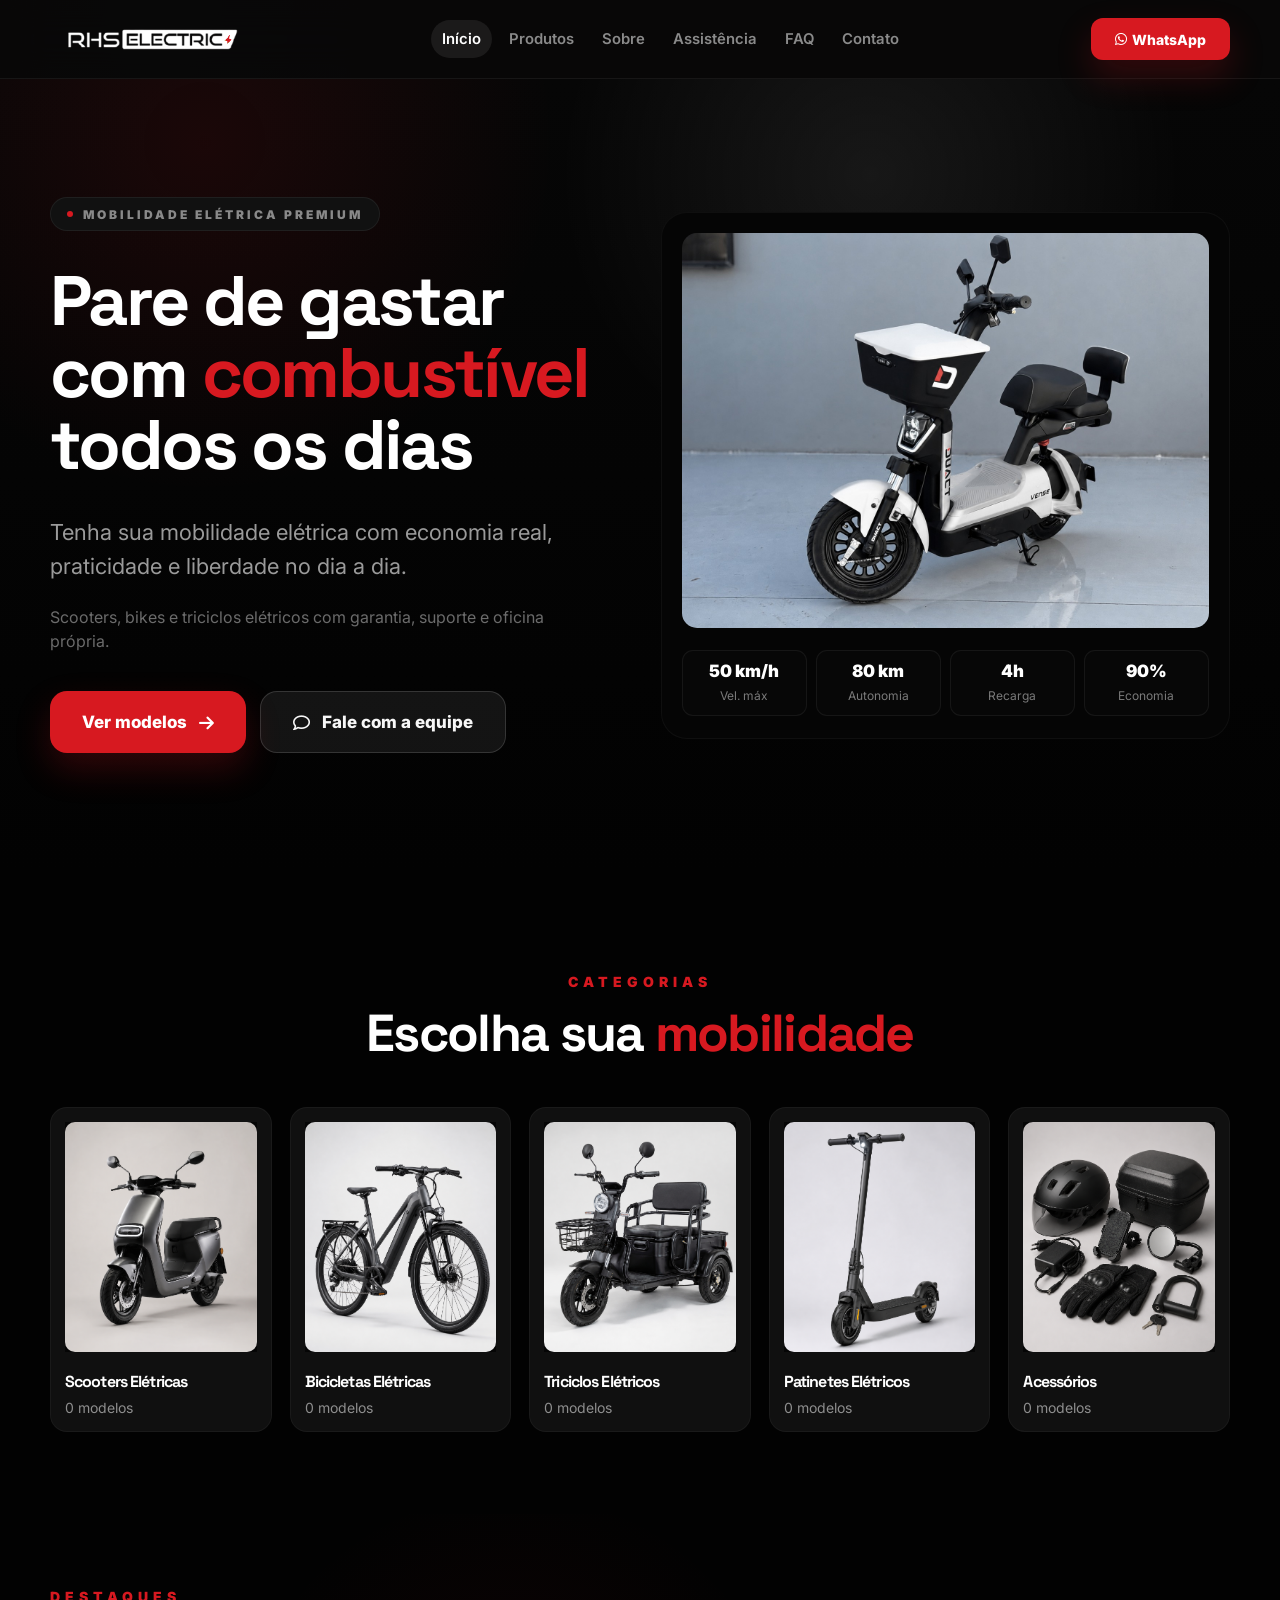
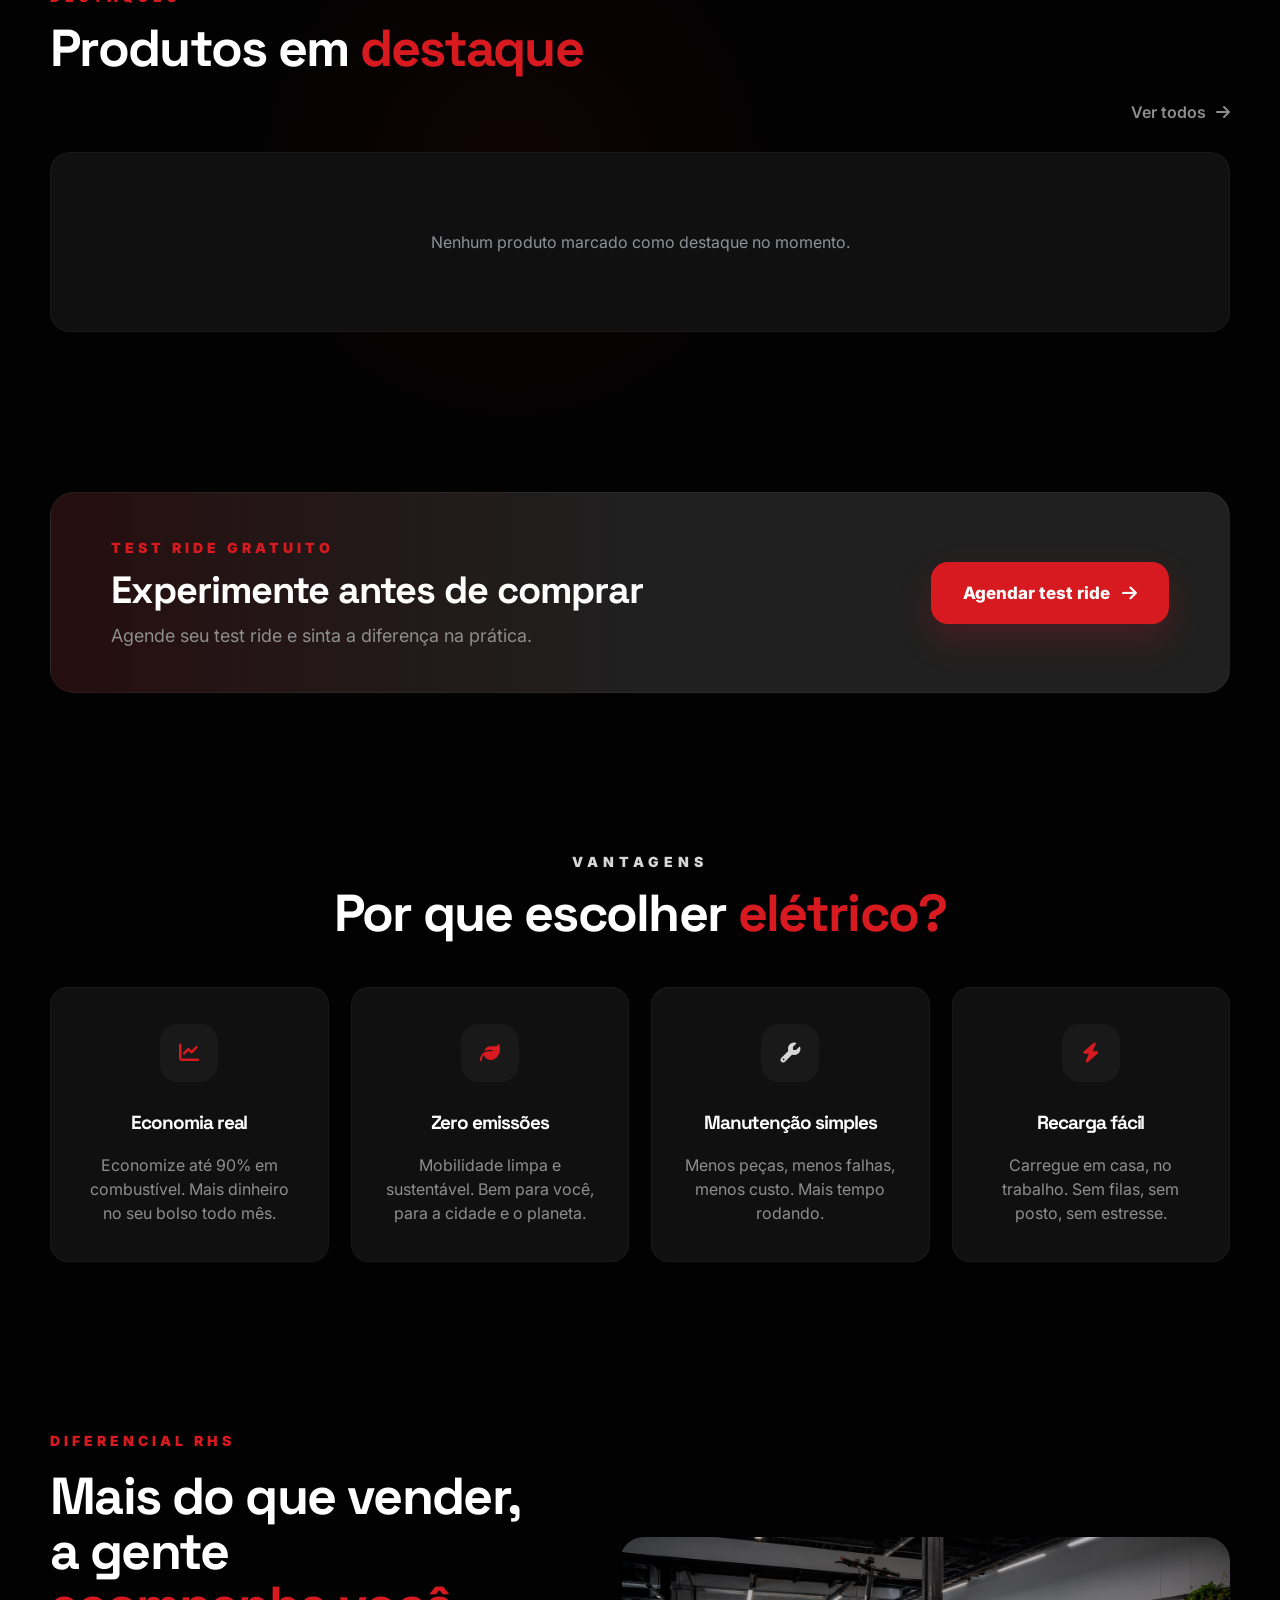
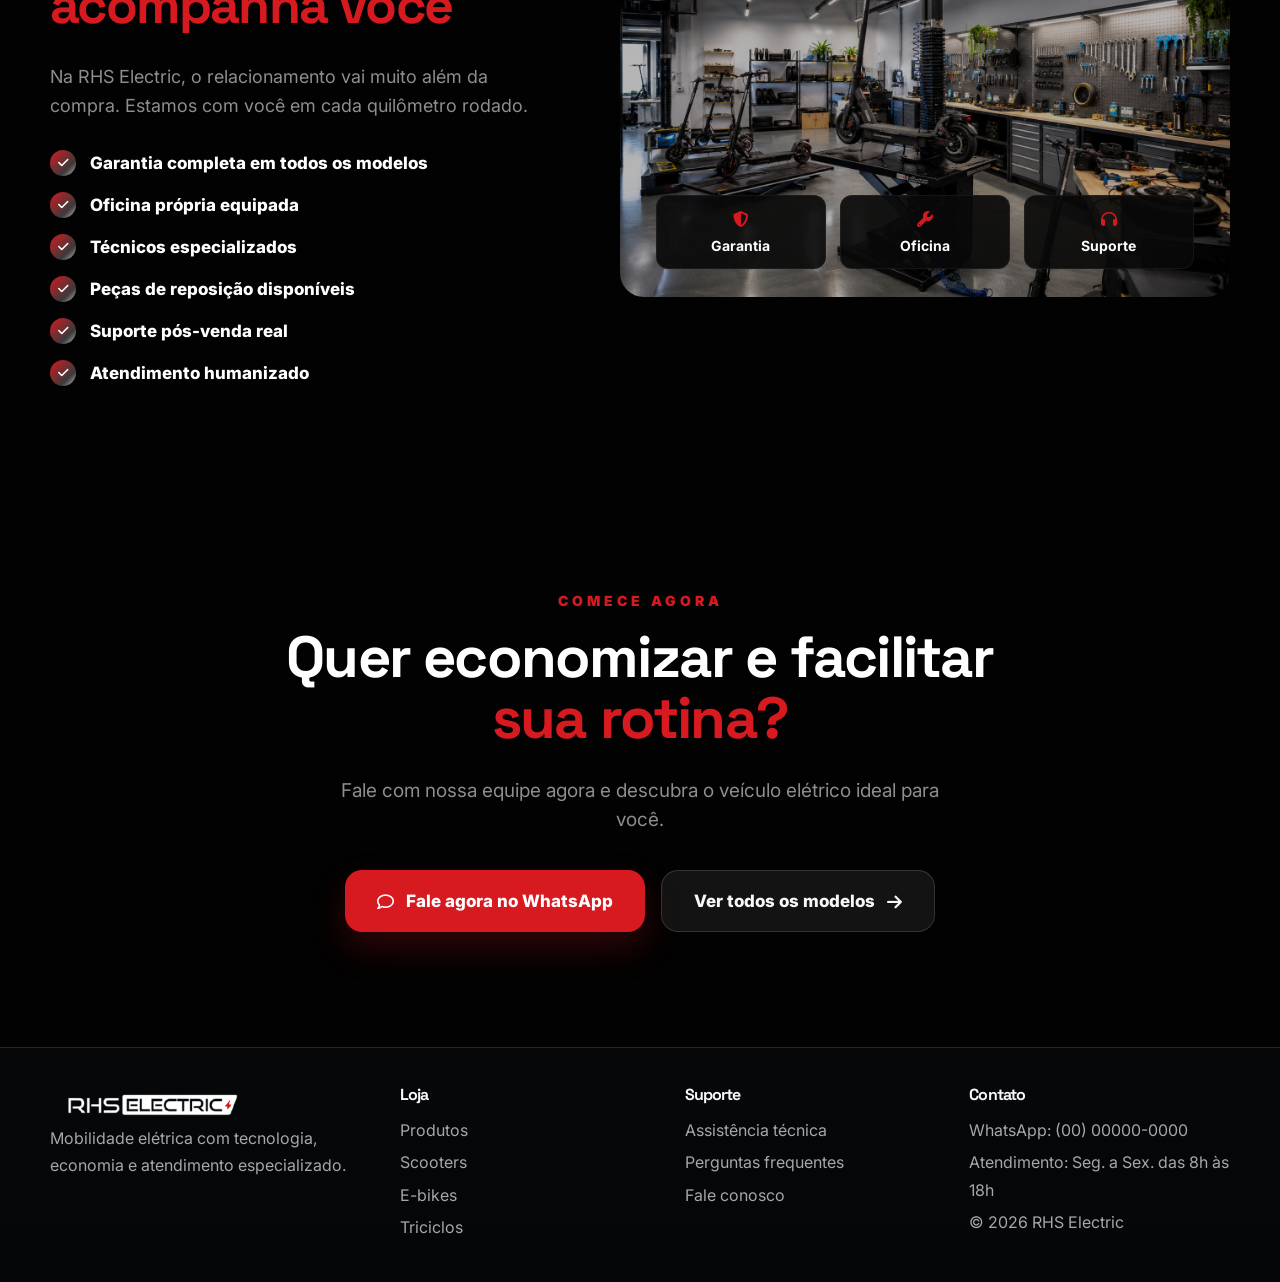
<file: index.html>
<!doctype html>
<html lang="pt-BR">
  <head>
    <meta charset="UTF-8" />
    <meta name="viewport" content="width=device-width, initial-scale=1.0" />

    <title>RHS Electric | Mobilidade Elétrica</title>
    <meta name="description" content="Página inicial da RHS Electric." />

    <link rel="preconnect" href="https://fonts.googleapis.com" />
    <link rel="preconnect" href="https://fonts.gstatic.com" crossorigin />
    <link rel="stylesheet" href="https://cdnjs.cloudflare.com/ajax/libs/font-awesome/6.4.0/css/all.min.css">

    <link
      href="https://fonts.googleapis.com/css2?family=Inter:wght@400;500;600;700;800;900&display=swap"
      rel="stylesheet"
    />

    <link
      rel="stylesheet"
      href="//use.fontawesome.com/releases/v5.0.7/css/all.css"
    />
    <link rel="stylesheet" href="assets/css/styles.css?v=2" />
  </head>

  <body>
    <header class="topbar">
      <div class="container nav">
        <a class="brand" href="index.html" aria-label="RHS Electric Home">
          <img src="logo.png?v=2" alt="" width="200px" />
        </a>

        <nav class="menu" aria-label="Menu principal">
          <a href="index.html" class="active">Início</a>
          <a href="produtos.html">Produtos</a>
          <a href="sobre.html">Sobre</a>
          <a href="assistencia.html">Assistência</a>
          <a href="faq.html">FAQ</a>
          <a href="contato.html">Contato</a>
        </nav>

        <div class="nav-actions">
          <a
            class="top-whatsapp-btn"
            href="https://wa.me/5542999999999"
            target="_blank"
            style="display:flex; gap: 5px;"
          >
          <i class="fa-brands fa-whatsapp"></i>
            WhatsApp
          </a>

          <button
            class="icon-btn mobile-toggle"
            data-mobile-toggle
            aria-label="Abrir menu"
          >
            ☰
          </button>
        </div>
      </div>
    </header>

    <main class="home-page">
      <!-- HERO -->
      <section class="home-hero">
        <div class="container home-hero-grid">
          <div class="home-hero-content">
            <span class="home-pill">
              <i></i>
              MOBILIDADE ELÉTRICA PREMIUM
            </span>

            <h1>
              Pare de gastar com
              <span>combustível</span> todos os dias
            </h1>

            <p class="home-hero-lead">
              Tenha sua mobilidade elétrica com economia real, praticidade e
              liberdade no dia a dia.
            </p>

            <p class="home-hero-small">
              Scooters, bikes e triciclos elétricos com garantia, suporte e
              oficina própria.
            </p>

            <div class="home-hero-actions">
              <a class="home-btn-gradient" href="produtos.html">
                Ver modelos
                <i class="fas fa-arrow-right"></i>
              </a>

              <a
                class="home-btn-dark"
                href="https://wa.me/5542999999999"
                target="_blank"
              >
                <i class="far fa-comment"></i>
                Fale com a equipe
              </a>
            </div>
          </div>

          <div class="home-hero-card">
  
              <img
                src="assets/img/hero.jpg"
                alt="Scooter elétrica RHS Electric"
                style="margin-top: 20px; border-radius: 15px;"
              />


            <div class="home-hero-stats">
              <div>
                <strong>50 km/h</strong>
                <span>Vel. máx</span>
              </div>

              <div>
                <strong>80 km</strong>
                <span>Autonomia</span>
              </div>

              <div>
                <strong>4h</strong>
                <span>Recarga</span>
              </div>

              <div>
                <strong>90%</strong>
                <span>Economia</span>
              </div>
            </div>
          </div>
        </div>
      </section>

      <!-- CATEGORIAS -->
      <section class="home-categories-section">
        <div class="container">
          <div class="home-section-heading center">
            <span>CATEGORIAS</span>
            <h2>Escolha sua <strong>mobilidade</strong></h2>
          </div>

          <div class="home-categories-grid">
            <a class="home-category-card" href="categoria.html?cat=scooters">
              <div class="home-category-img">
                <img
                  src="assets/img/categoria-scooter.png?v=2"
                  alt="Scooters elétricas"
                  style="border-radius:10px"
                />
              </div>
              <h3>Scooters Elétricas</h3>
              <p>3 modelos</p>
            </a>

            <a class="home-category-card" href="categoria.html?cat=e-bikes">
              <div class="home-category-img">
                <img
                  src="assets/img/categoria-bike.png?v=2"
                  alt="Bicicletas elétricas"
                  style="border-radius:10px"
                />
              </div>
              <h3>Bicicletas Elétricas</h3>
              <p>1 modelos</p>
            </a>

            <a class="home-category-card" href="categoria.html?cat=triciclos">
              <div class="home-category-img">
                <img
                  src="assets/img/categoria-triciclo.png?v=2"
                  alt="Triciclos elétricos"
                  style="border-radius:10px"
                />
              </div>
              <h3>Triciclos Elétricos</h3>
              <p>1 modelos</p>
            </a>

            <a class="home-category-card" href="categoria.html?cat=patinetes">
              <div class="home-category-img">
                <img
                  src="assets/img/categoria-patinete.png?v=2"
                  alt="Patinetes elétricos"
                  style="border-radius:10px"
                />
              </div>
              <h3>Patinetes Elétricos</h3>
              <p>1 modelos</p>
            </a>

            <a class="home-category-card" href="categoria.html?cat=acessorios">
              <div class="home-category-img">
                <img
                  src="assets/img/categoria-acessorios.png?v=2"
                  alt="Acessórios"
                  style="border-radius:10px"
                />
              </div>
              <h3>Acessórios</h3>
              <p>0 modelos</p>
            </a>
          </div>
        </div>
      </section>

      <!-- PRODUTOS EM DESTAQUE -->
      <section class="home-featured-section">
        <div class="container">
          <div class="home-section-row">
            <div class="home-section-heading">
              <span>DESTAQUES</span>
              <h2>Produtos em <strong>destaque</strong></h2>
            </div>

            <a class="home-see-all" href="produtos.html">
              Ver todos
              <i class="fas fa-arrow-right"></i>
            </a>
          </div>

          <div class="home-products-grid" data-home-featured-products>
            
          </div>
        </div>
      </section>

      <!-- TEST RIDE -->
      <section class="home-test-section">
        <div class="container">
          <div class="home-test-box">
            <div>
              <span>TEST RIDE GRATUITO</span>
              <h2>Experimente antes de comprar</h2>
              <p>Agende seu test ride e sinta a diferença na prática.</p>
            </div>

            <a
              class="home-btn-gradient"
              href="https://wa.me/5542999999999"
              target="_blank"
            >
              Agendar test ride
              <i class="fas fa-arrow-right"></i>
            </a>
          </div>
        </div>
      </section>

      <!-- VANTAGENS -->
      <section class="home-advantages-section">
        <div class="container">
          <div class="home-section-heading center">
            <span class="yellow-kicker">VANTAGENS</span>
            <h2>Por que escolher <strong>elétrico?</strong></h2>
          </div>

          <div class="home-advantages-grid">
            <article class="home-advantage-card">
              <div class="home-advantage-icon">
                <i class="fas fa-chart-line"></i>
              </div>
              <h3>Economia real</h3>
              <p>
                Economize até 90% em combustível. Mais dinheiro no seu bolso
                todo mês.
              </p>
            </article>

            <article class="home-advantage-card">
              <div class="home-advantage-icon">
                <i class="fas fa-leaf"></i>
              </div>
              <h3>Zero emissões</h3>
              <p>
                Mobilidade limpa e sustentável. Bem para você, para a cidade e o
                planeta.
              </p>
            </article>

            <article class="home-advantage-card">
              <div class="home-advantage-icon yellow">
                <i class="fas fa-wrench"></i>
              </div>
              <h3>Manutenção simples</h3>
              <p>Menos peças, menos falhas, menos custo. Mais tempo rodando.</p>
            </article>

            <article class="home-advantage-card">
              <div class="home-advantage-icon">
                <i class="fas fa-bolt"></i>
              </div>
              <h3>Recarga fácil</h3>
              <p>
                Carregue em casa, no trabalho. Sem filas, sem posto, sem
                estresse.
              </p>
            </article>
          </div>
        </div>
      </section>

      <!-- DIFERENCIAL RHS -->
      <section class="home-difference-section">
        <div class="container home-difference-grid">
          <div class="home-difference-content">
            <span>DIFERENCIAL RHS</span>

            <h2>
              Mais do que vender, a gente
              <strong>acompanha você</strong>
            </h2>

            <p>
              Na RHS Electric, o relacionamento vai muito além da compra.
              Estamos com você em cada quilômetro rodado.
            </p>

            <ul>
              <li>
                <i class="fas fa-check"></i> Garantia completa em todos os
                modelos
              </li>
              <li><i class="fas fa-check"></i> Oficina própria equipada</li>
              <li><i class="fas fa-check"></i> Técnicos especializados</li>
              <li>
                <i class="fas fa-check"></i> Peças de reposição disponíveis
              </li>
              <li><i class="fas fa-check"></i> Suporte pós-venda real</li>
              <li><i class="fas fa-check"></i> Atendimento humanizado</li>
            </ul>
          </div>

          <div class="home-difference-image">
            <img src="assets/img/oficina-rhs.png" alt="Oficina RHS Electric" />

            <div class="home-floating-cards">
              <div>
                <i class="fas fa-shield-alt"></i>
                <strong>Garantia</strong>
              </div>

              <div>
                <i class="fas fa-wrench"></i>
                <strong>Oficina</strong>
              </div>

              <div>
                <i class="fas fa-headphones"></i>
                <strong>Suporte</strong>
              </div>
            </div>
          </div>
        </div>
      </section>

      <!-- CTA FINAL -->
      <section class="home-final-cta">
        <div class="container">
          <span>COMECE AGORA</span>

          <h2>Quer economizar e facilitar <strong>sua rotina?</strong></h2>

          <p>
            Fale com nossa equipe agora e descubra o veículo elétrico ideal para
            você.
          </p>

          <div class="home-final-actions">
            <a
              class="home-btn-gradient"
              href="https://wa.me/5542999999999"
              target="_blank"
            >
              <i class="far fa-comment"></i>
              Fale agora no WhatsApp
            </a>

            <a class="home-btn-dark" href="produtos.html">
              Ver todos os modelos
              <i class="fas fa-arrow-right"></i>
            </a>
          </div>
        </div>
      </section>
    </main>

    <footer class="footer">
      <div class="container footer-grid">
        <div>
          <a class="brand" href="index.html">
            <img src="logo.png" alt="" width="200px" />
          </a>
          <p>
            Mobilidade elétrica com tecnologia, economia e atendimento
            especializado.
          </p>
        </div>

        <div>
          <h4>Loja</h4>
          <a href="produtos.html">Produtos</a>
          <a href="categoria.html?cat=scooters">Scooters</a>
          <a href="categoria.html?cat=e-bikes">E-bikes</a>
          <a href="categoria.html?cat=triciclos">Triciclos</a>
        </div>

        <div>
          <h4>Suporte</h4>
          <a href="assistencia.html">Assistência técnica</a>
          <a href="faq.html">Perguntas frequentes</a>
          <a href="contato.html">Fale conosco</a>
        </div>

        <div>
          <h4>Contato</h4>
          <p>WhatsApp: (00) 00000-0000</p>
          <p>Atendimento: Seg. a Sex. das 8h às 18h</p>
          <p>© <span data-year></span> RHS Electric</p>
        </div>
      </div>
    </footer>

    <div class="toast" aria-live="polite"></div>

    <script src="assets/js/data.js?v=5"></script>
    <script src="assets/js/main.js?v=5"></script>
    <script src="assets/js/home.js?v=5"></script>
  </body>
</html>
</file>
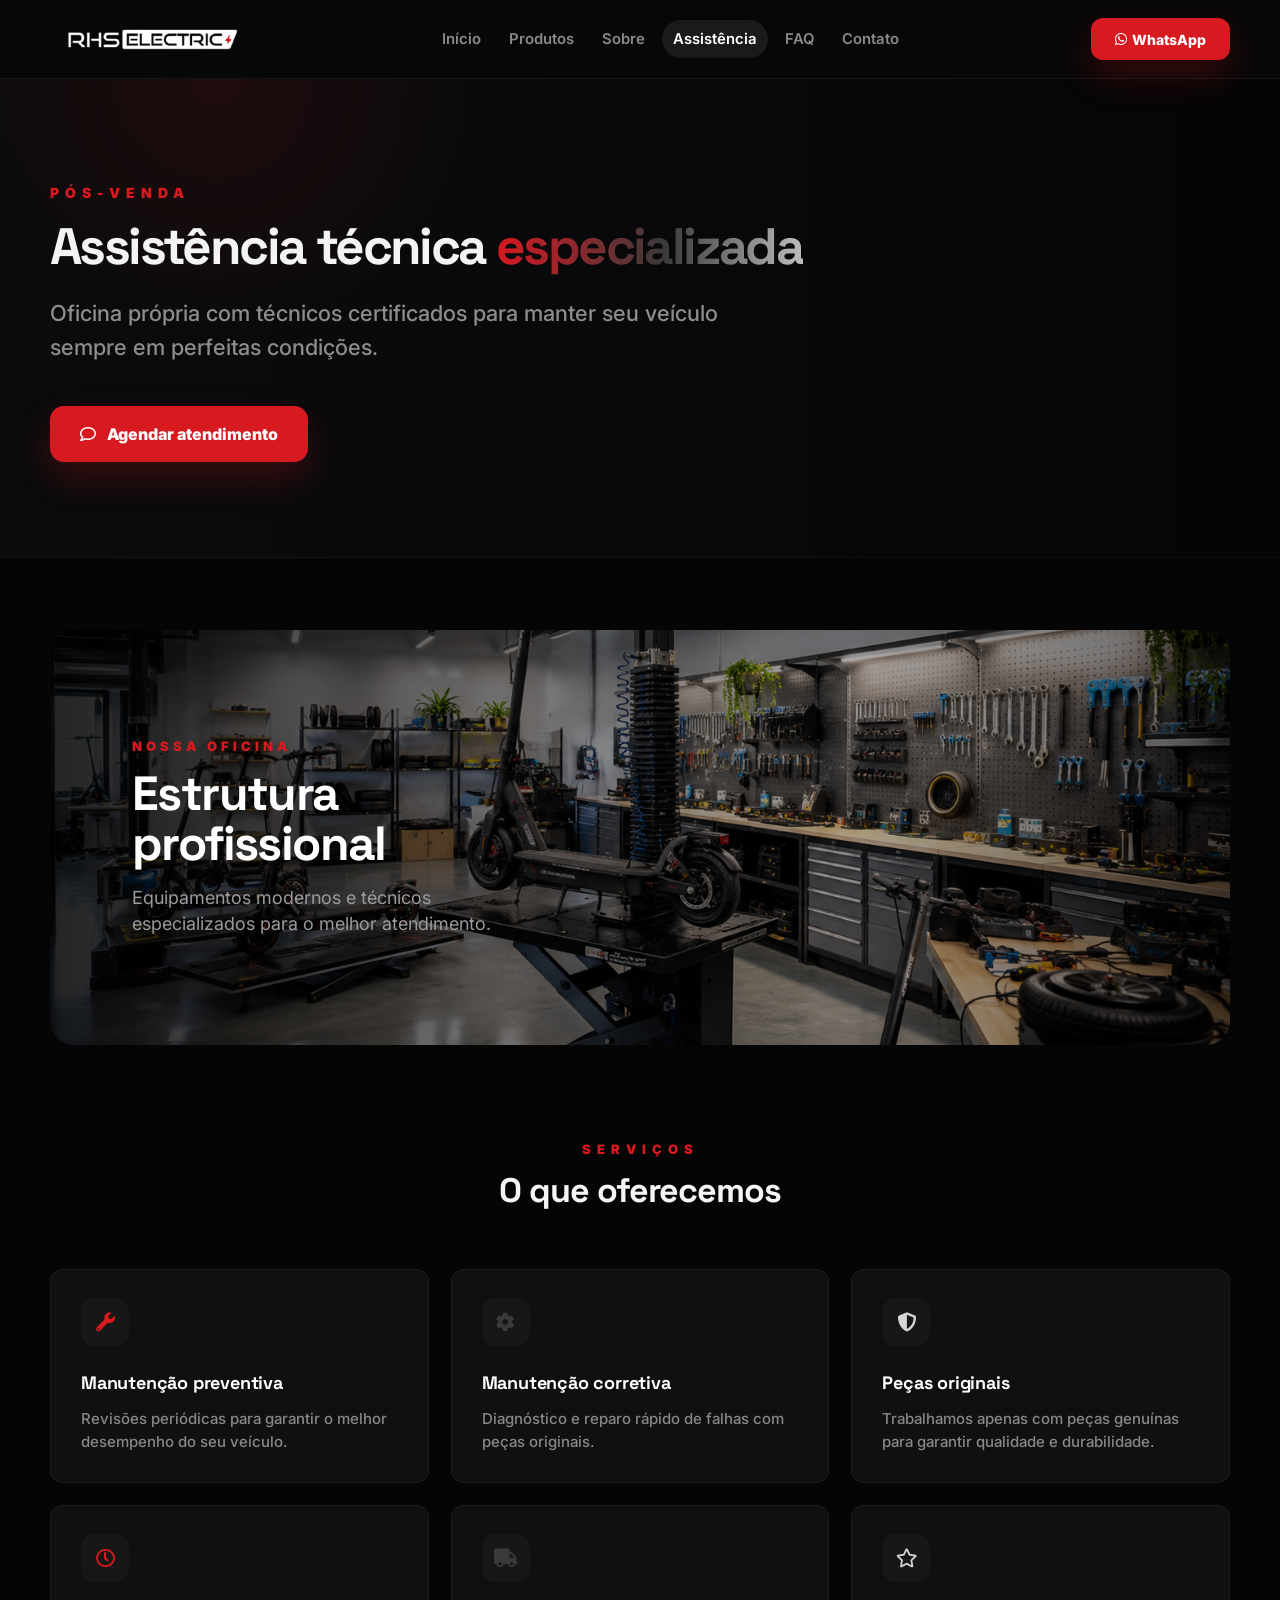
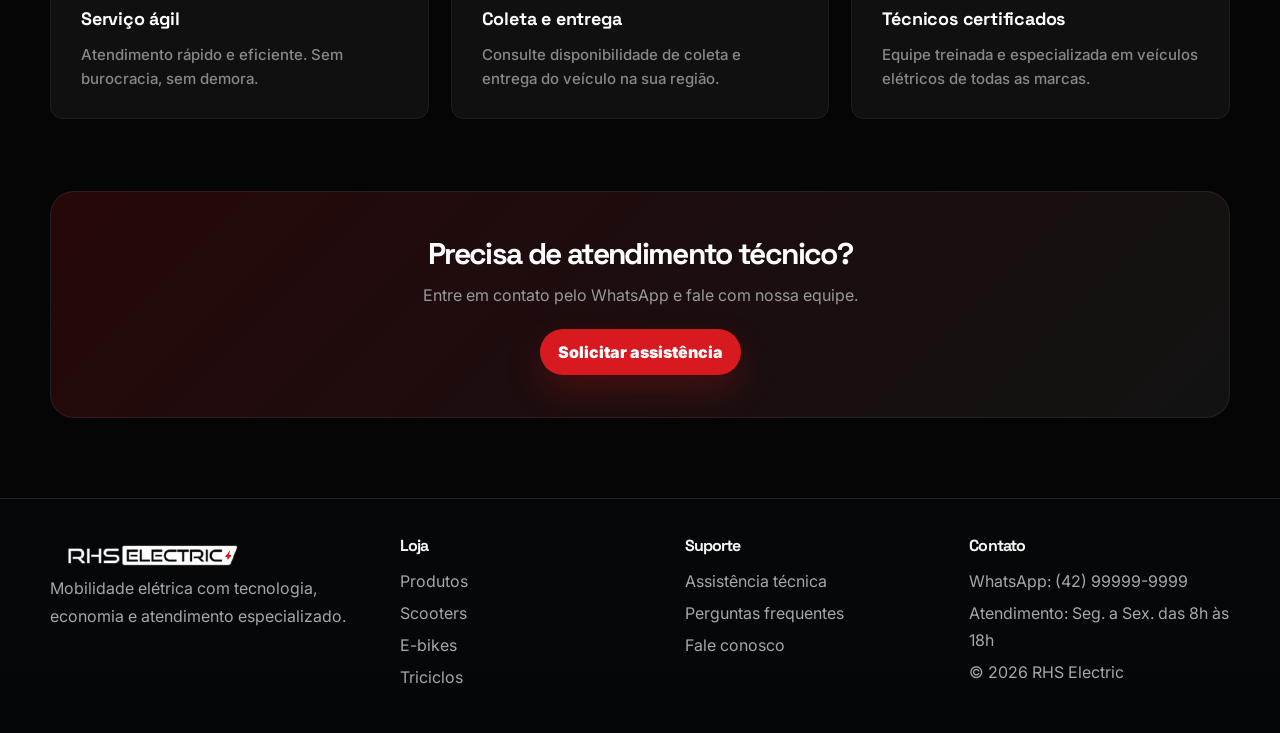
<file: assistencia.html>
<!doctype html>
<html lang="pt-BR">
  <head>
    <meta charset="UTF-8" />
    <meta name="viewport" content="width=device-width, initial-scale=1.0" />
    <title>Assistência Técnica | RHS Electric</title>
    <meta name="description" content="Assistência técnica RHS Electric." />
    <link rel="preconnect" href="https://fonts.googleapis.com" />
    <link rel="preconnect" href="https://fonts.gstatic.com" crossorigin />
    <link
      href="https://fonts.googleapis.com/css2?family=Inter:wght@400;600;700;800;900&display=swap"
      rel="stylesheet"
    />
    <link rel="stylesheet" href="assets/css/styles.css?v=2" />
    <link
      rel="stylesheet"
      href="//use.fontawesome.com/releases/v5.0.7/css/all.css"
    />
  </head>
  <body>
    <header class="topbar">
      <div class="container nav">
        <a class="brand" href="index.html" aria-label="RHS Electric Home">
          <img src="logo.png" alt="" width="200px" />
        </a>
        <nav class="menu" aria-label="Menu principal">
          <a href="index.html">Início</a>
          <a href="produtos.html">Produtos</a>
          <a href="sobre.html">Sobre</a>
          <a href="assistencia.html">Assistência</a>
          <a href="faq.html">FAQ</a>
          <a href="contato.html">Contato</a>
        </nav>
        <div class="nav-actions">
          <a
            class="top-whatsapp-btn"
            href="https://wa.me/5542999999999"
            target="_blank"
            style="display: flex; gap: 5px"
          >
            <i class="fa-brands fa-whatsapp"></i>
            WhatsApp
          </a>
          <button
            class="icon-btn mobile-toggle"
            data-mobile-toggle
            aria-label="Abrir menu"
          >
            ☰
          </button>
        </div>
      </div>
    </header>

    <main class="page assistance-page">
      <!-- TOPO PÓS-VENDA -->
      <section class="after-sales-hero">
        <div class="container">
          <span class="hero-kicker">PÓS-VENDA</span>

          <h1>
            Assistência técnica
            <span>especializada</span>
          </h1>

          <p>
            Oficina própria com técnicos certificados para manter seu veículo
            sempre em perfeitas condições.
          </p>

          <div class="hero-buttons">
            <a
              class="btn-gradient"
              href="https://wa.me/5542999999999"
              target="_blank"
            >
              <i class="far fa-comment"></i>
              Agendar atendimento
            </a>
          </div>
        </div>
      </section>

      <!-- IMAGEM OFICINA -->
      <section class="workshop-section">
        <div class="container">
          <div class="workshop-card">
            <div class="workshop-content">
              <span>NOSSA OFICINA</span>
              <h2>Estrutura<br />profissional</h2>
              <p>
                Equipamentos modernos e técnicos especializados para o melhor
                atendimento.
              </p>
            </div>
          </div>
        </div>
      </section>

      <!-- SERVIÇOS -->
      <section class="services-section">
        <div class="container">
          <div class="section-heading center">
            <span class="section-kicker">SERVIÇOS</span>
            <h2>O que oferecemos</h2>
          </div>

          <div class="services-grid">
            <article class="service-card">
              <div class="service-icon pink">
                <i class="fas fa-wrench"></i>
              </div>
              <h3>Manutenção preventiva</h3>
              <p>
                Revisões periódicas para garantir o melhor desempenho do seu
                veículo.
              </p>
            </article>

            <article class="service-card">
              <div class="service-icon purple">
                <i class="fas fa-cog"></i>
              </div>
              <h3>Manutenção corretiva</h3>
              <p>Diagnóstico e reparo rápido de falhas com peças originais.</p>
            </article>

            <article class="service-card">
              <div class="service-icon yellow">
                <i class="fas fa-shield-alt"></i>
              </div>
              <h3>Peças originais</h3>
              <p>
                Trabalhamos apenas com peças genuínas para garantir qualidade e
                durabilidade.
              </p>
            </article>

            <article class="service-card">
              <div class="service-icon pink">
                <i class="far fa-clock"></i>
              </div>
              <h3>Serviço ágil</h3>
              <p>Atendimento rápido e eficiente. Sem burocracia, sem demora.</p>
            </article>

            <article class="service-card">
              <div class="service-icon purple">
                <i class="fas fa-truck"></i>
              </div>
              <h3>Coleta e entrega</h3>
              <p>
                Consulte disponibilidade de coleta e entrega do veículo na sua
                região.
              </p>
            </article>

            <article class="service-card">
              <div class="service-icon yellow">
                <i class="far fa-star"></i>
              </div>
              <h3>Técnicos certificados</h3>
              <p>
                Equipe treinada e especializada em veículos elétricos de todas
                as marcas.
              </p>
            </article>
          </div>
        </div>
      </section>

      <!-- CTA FINAL -->
      <section class="assistance-cta">
        <div class="container">
          <div class="cta-box">
            <h2>Precisa de atendimento técnico?</h2>
            <p>Entre em contato pelo WhatsApp e fale com nossa equipe.</p>
            <a class="btn" href="https://wa.me/5542999999999" target="_blank">
              Solicitar assistência
            </a>
          </div>
        </div>
      </section>
    </main>
    <footer class="footer">
      <div class="container footer-grid">
        <div>
          <a class="brand" href="index.html">
            <img src="logo.png" alt="" width="200px" />
          </a>
          <p>
            Mobilidade elétrica com tecnologia, economia e atendimento
            especializado.
          </p>
        </div>
        <div>
          <h4>Loja</h4>
          <a href="produtos.html">Produtos</a>
          <a href="categoria.html?cat=scooters">Scooters</a>
          <a href="categoria.html?cat=e-bikes">E-bikes</a>
          <a href="categoria.html?cat=triciclos">Triciclos</a>
        </div>
        <div>
          <h4>Suporte</h4>
          <a href="assistencia.html">Assistência técnica</a>
          <a href="faq.html">Perguntas frequentes</a>
          <a href="contato.html">Fale conosco</a>
        </div>
        <div>
          <h4>Contato</h4>
          <p>WhatsApp: (42) 99999-9999</p>
          <p>Atendimento: Seg. a Sex. das 8h às 18h</p>
          <p>© <span data-year></span> RHS Electric</p>
        </div>
      </div>
    </footer>
    <div class="toast" aria-live="polite"></div>

    <script src="assets/js/data.js"></script>
    <script src="assets/js/main.js"></script>
    <script src="assets/js/contact.js"></script>
  </body>
</html>
</file>
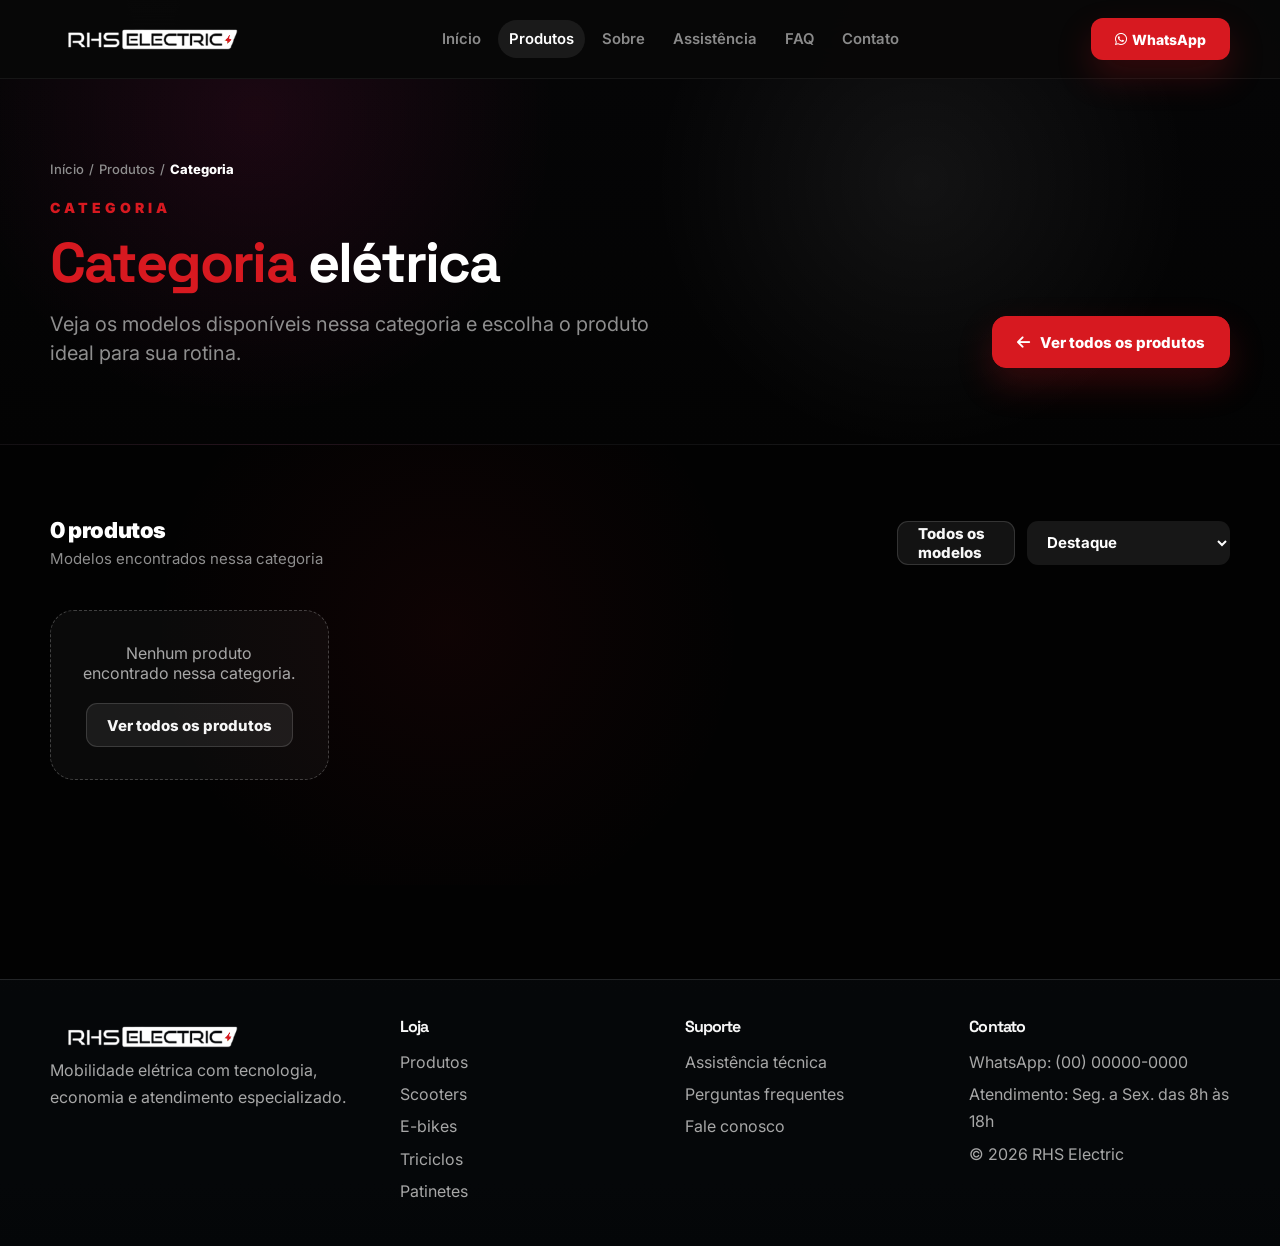
<file: categoria.html>
<!doctype html>
<html lang="pt-BR">
  <head>
    <meta charset="UTF-8" />
    <meta name="viewport" content="width=device-width, initial-scale=1.0" />

    <title>Categoria | RHS Electric</title>
    <meta name="description" content="Produtos por categoria RHS Electric." />

    <link rel="preconnect" href="https://fonts.googleapis.com" />
    <link rel="preconnect" href="https://fonts.gstatic.com" crossorigin />

    <link
      href="https://fonts.googleapis.com/css2?family=Inter:wght@400;500;600;700;800;900&display=swap"
      rel="stylesheet"
    />
    <link
      rel="stylesheet"
      href="//use.fontawesome.com/releases/v5.0.7/css/all.css"
    />
    <link rel="stylesheet" href="assets/css/styles.css?v=2" />
  </head>

  <body>
    <header class="topbar">
      <div class="container nav">
        <a class="brand" href="index.html" aria-label="RHS Electric Home">
          <img src="logo.png" alt="" width="200px" />
        </a>

        <nav class="menu" aria-label="Menu principal">
          <a href="index.html">Início</a>
          <a href="produtos.html" class="active">Produtos</a>
          <a href="sobre.html">Sobre</a>
          <a href="assistencia.html">Assistência</a>
          <a href="faq.html">FAQ</a>
          <a href="contato.html">Contato</a>
        </nav>

        <div class="nav-actions">
          <a
            class="top-whatsapp-btn"
            href="https://wa.me/5542999999999"
            target="_blank"
            style="display: flex; gap: 5px"
          >
            <i class="fa-brands fa-whatsapp"></i>
            WhatsApp
          </a>

          <button
            class="icon-btn mobile-toggle"
            data-mobile-toggle
            aria-label="Abrir menu"
          >
            ☰
          </button>
        </div>
      </div>
    </header>

    <main class="category-page">
      <section class="category-hero">
        <div class="container">
          <div class="products-breadcrumb">
            <a href="index.html">Início</a>
            <span>/</span>
            <a href="produtos.html">Produtos</a>
            <span>/</span>
            <strong data-category-breadcrumb>Categoria</strong>
          </div>

          <div class="category-hero-content">
            <div>
              <span class="category-kicker">CATEGORIA</span>

              <h1>
                <span data-category-title>Categoria</span>
                <strong>elétrica</strong>
              </h1>

              <p data-category-description>
                Veja os modelos disponíveis nessa categoria e escolha o produto
                ideal para sua rotina.
              </p>
            </div>

            <a class="category-back-btn" href="produtos.html">
              <i class="fas fa-arrow-left"></i>
              Ver todos os produtos
            </a>
          </div>
        </div>
      </section>

      <section class="category-list-section">
        <div class="container">
          <div class="category-filterbar">
            <div class="category-info">
              <span data-products-count>0 produtos</span>
              <p>Modelos encontrados nessa categoria</p>
            </div>

            <div class="category-actions">
              <a href="produtos.html" class="category-outline-btn">
                Todos os modelos
              </a>

              <select data-order>
                <option value="featured">Destaque</option>
                <option value="price-asc">Menor preço</option>
                <option value="price-desc">Maior preço</option>
                <option value="name">Nome A-Z</option>
              </select>
            </div>
          </div>

          <div class="products-grid-page" data-products-grid></div>
        </div>
      </section>
    </main>

    <footer class="footer">
      <div class="container footer-grid">
        <div>
          <a class="brand" href="index.html">
            <img src="logo.png" alt="" width="200px" />
          </a>
          <p>
            Mobilidade elétrica com tecnologia, economia e atendimento
            especializado.
          </p>
        </div>

        <div>
          <h4>Loja</h4>
          <a href="produtos.html">Produtos</a>
          <a href="categoria.html?cat=scooters">Scooters</a>
          <a href="categoria.html?cat=e-bikes">E-bikes</a>
          <a href="categoria.html?cat=triciclos">Triciclos</a>
          <a href="categoria.html?cat=patinetes">Patinetes</a>
        </div>

        <div>
          <h4>Suporte</h4>
          <a href="assistencia.html">Assistência técnica</a>
          <a href="faq.html">Perguntas frequentes</a>
          <a href="contato.html">Fale conosco</a>
        </div>

        <div>
          <h4>Contato</h4>
          <p>WhatsApp: (00) 00000-0000</p>
          <p>Atendimento: Seg. a Sex. das 8h às 18h</p>
          <p>© <span data-year></span> RHS Electric</p>
        </div>
      </div>
    </footer>

    <div class="toast" aria-live="polite"></div>

    <script src="assets/js/data.js"></script>
    <script src="assets/js/main.js"></script>
    <script src="assets/js/products.js"></script>
  </body>
</html>
</file>
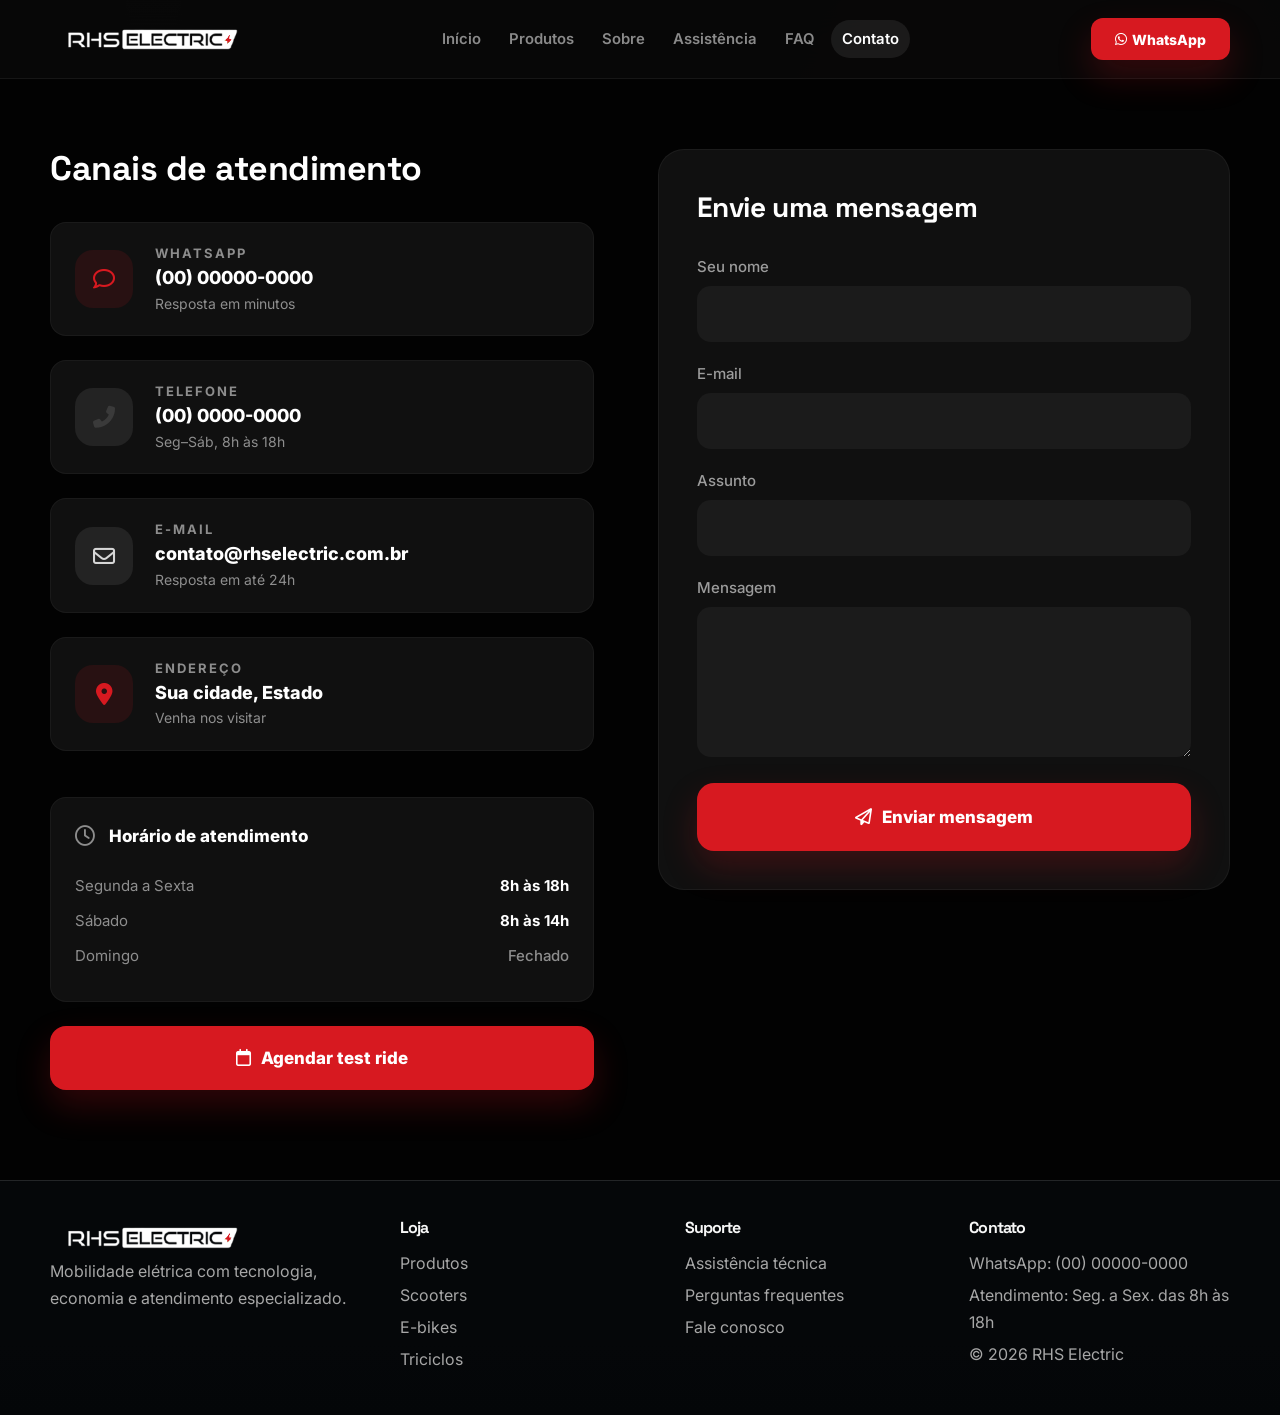
<file: contato.html>
<!doctype html>
<html lang="pt-BR">
  <head>
    <meta charset="UTF-8" />
    <meta name="viewport" content="width=device-width, initial-scale=1.0" />
    <title>Contato | RHS Electric</title>
    <meta name="description" content="Contato RHS Electric." />

    <link rel="preconnect" href="https://fonts.googleapis.com" />
    <link rel="preconnect" href="https://fonts.gstatic.com" crossorigin />
    <link
      href="https://fonts.googleapis.com/css2?family=Inter:wght@400;500;600;700;800;900&display=swap"
      rel="stylesheet"
    />

    <link
      rel="stylesheet"
      href="//use.fontawesome.com/releases/v5.0.7/css/all.css"
    />
    <link rel="stylesheet" href="assets/css/styles.css?v=2" />
  </head>
  <body>
    <header class="topbar">
      <div class="container nav">
        <a class="brand" href="index.html" aria-label="RHS Electric Home">
          <img src="logo.png" alt="" width="200px" />
        </a>

        <nav class="menu" aria-label="Menu principal">
          <a href="index.html">Início</a>
          <a href="produtos.html">Produtos</a>
          <a href="sobre.html">Sobre</a>
          <a href="assistencia.html">Assistência</a>
          <a href="faq.html">FAQ</a>
          <a href="contato.html" class="active">Contato</a>
        </nav>

        <div class="nav-actions">
          <a
            class="top-whatsapp-btn"
            href="https://wa.me/5542999999999"
            target="_blank"
            style="display: flex; gap: 5px"
          >
            <i class="fa-brands fa-whatsapp"></i>
            WhatsApp
          </a>

          <button
            class="icon-btn mobile-toggle"
            data-mobile-toggle
            aria-label="Abrir menu"
          >
            ☰
          </button>
        </div>
      </div>
    </header>

    <main class="contact-page">
      <section class="contact-section">
        <div class="container contact-layout">
          <div class="contact-left">
            <h1>Canais de atendimento</h1>

            <div class="contact-card">
              <div class="contact-icon pink">
                <i class="far fa-comment"></i>
              </div>

              <div>
                <span>WHATSAPP</span>
                <strong>(00) 00000-0000</strong>
                <p>Resposta em minutos</p>
              </div>
            </div>

            <div class="contact-card">
              <div class="contact-icon purple">
                <i class="fas fa-phone-alt"></i>
              </div>

              <div>
                <span>TELEFONE</span>
                <strong>(00) 0000-0000</strong>
                <p>Seg–Sáb, 8h às 18h</p>
              </div>
            </div>

            <div class="contact-card">
              <div class="contact-icon yellow">
                <i class="far fa-envelope"></i>
              </div>

              <div>
                <span>E-MAIL</span>
                <strong>contato@rhselectric.com.br</strong>
                <p>Resposta em até 24h</p>
              </div>
            </div>

            <div class="contact-card">
              <div class="contact-icon pink">
                <i class="fas fa-map-marker-alt"></i>
              </div>

              <div>
                <span>ENDEREÇO</span>
                <strong>Sua cidade, Estado</strong>
                <p>Venha nos visitar</p>
              </div>
            </div>

            <div class="hours-card">
              <div class="hours-title">
                <i class="far fa-clock"></i>
                <strong>Horário de atendimento</strong>
              </div>

              <div class="hours-row">
                <span>Segunda a Sexta</span>
                <strong>8h às 18h</strong>
              </div>

              <div class="hours-row">
                <span>Sábado</span>
                <strong>8h às 14h</strong>
              </div>

              <div class="hours-row">
                <span>Domingo</span>
                <strong>Fechado</strong>
              </div>
            </div>

            <a
              class="test-ride-btn"
              href="https://wa.me/5542999999999"
              target="_blank"
            >
              <i class="far fa-calendar"></i>
              Agendar test ride
            </a>
          </div>

          <div class="contact-right">
            <form class="contact-form-box" data-contact-form>
              <h2>Envie uma mensagem</h2>

              <label>
                Seu nome
                <input type="text" name="nome" required />
              </label>

              <label>
                E-mail
                <input type="email" name="email" />
              </label>

              <label>
                Assunto
                <input type="text" name="assunto" />
              </label>

              <label>
                Mensagem
                <textarea name="mensagem"></textarea>
              </label>

              <button class="send-message-btn" type="submit">
                <i class="far fa-paper-plane"></i>
                Enviar mensagem
              </button>
            </form>
          </div>
        </div>
      </section>
    </main>

    <footer class="footer">
      <div class="container footer-grid">
        <div>
          <a class="brand" href="index.html">
            <img src="logo.png" alt="" width="200px" />
          </a>
          <p>
            Mobilidade elétrica com tecnologia, economia e atendimento
            especializado.
          </p>
        </div>

        <div>
          <h4>Loja</h4>
          <a href="produtos.html">Produtos</a>
          <a href="categoria.html?cat=scooters">Scooters</a>
          <a href="categoria.html?cat=e-bikes">E-bikes</a>
          <a href="categoria.html?cat=triciclos">Triciclos</a>
        </div>

        <div>
          <h4>Suporte</h4>
          <a href="assistencia.html">Assistência técnica</a>
          <a href="faq.html">Perguntas frequentes</a>
          <a href="contato.html">Fale conosco</a>
        </div>

        <div>
          <h4>Contato</h4>
          <p>WhatsApp: (00) 00000-0000</p>
          <p>Atendimento: Seg. a Sex. das 8h às 18h</p>
          <p>© <span data-year></span> RHS Electric</p>
        </div>
      </div>
    </footer>

    <div class="toast" aria-live="polite"></div>

    <script src="assets/js/data.js"></script>
    <script src="assets/js/main.js"></script>
    <script src="assets/js/contact.js"></script>
  </body>
</html>
</file>
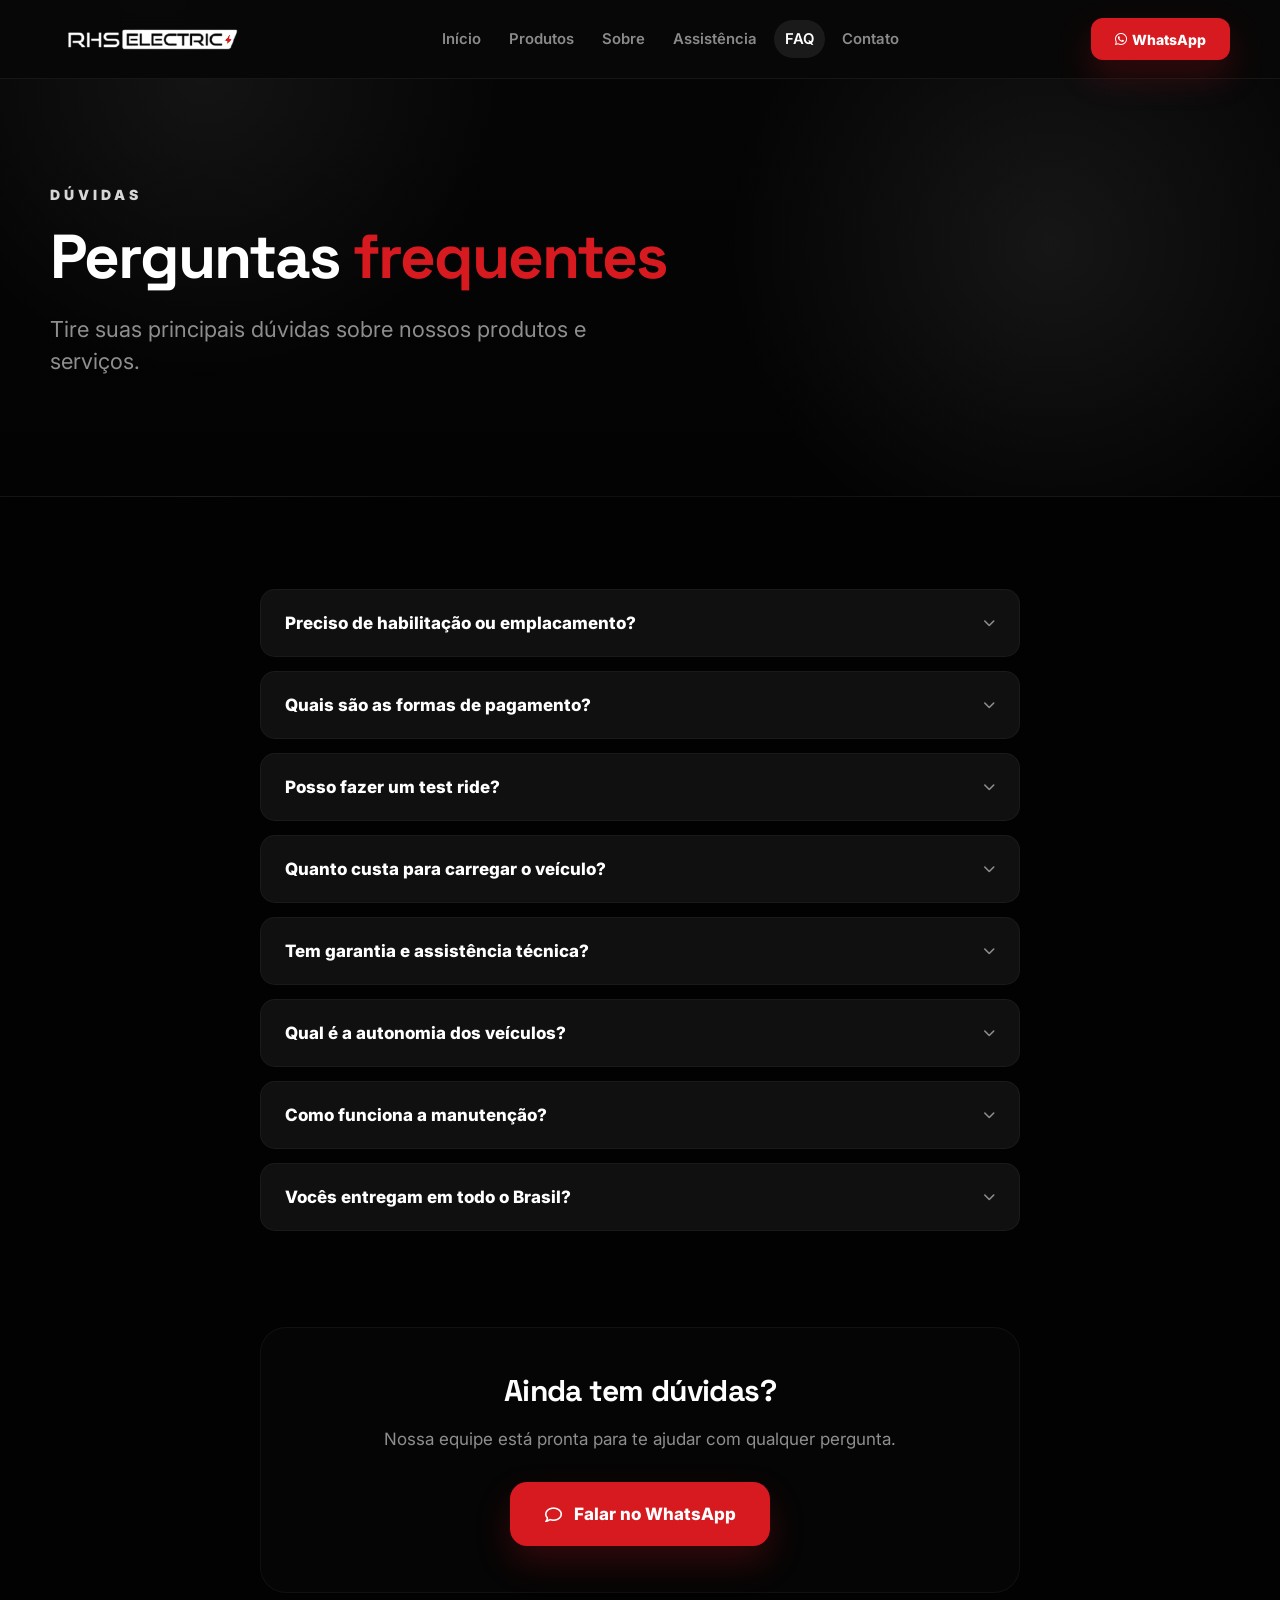
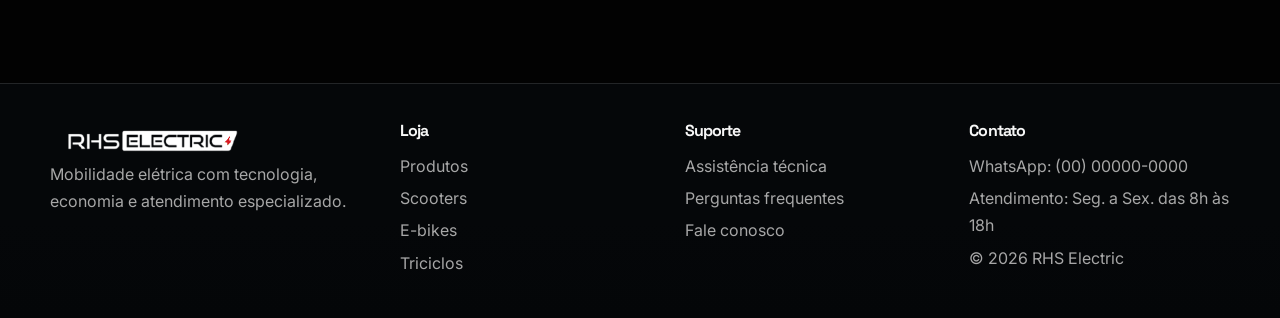
<file: faq.html>
<!doctype html>
<html lang="pt-BR">
  <head>
    <meta charset="UTF-8" />
    <meta name="viewport" content="width=device-width, initial-scale=1.0" />
    <title>FAQ | RHS Electric</title>
    <meta name="description" content="Perguntas frequentes RHS Electric." />

    <link rel="preconnect" href="https://fonts.googleapis.com" />
    <link rel="preconnect" href="https://fonts.gstatic.com" crossorigin />
    <link
      href="https://fonts.googleapis.com/css2?family=Inter:wght@400;500;600;700;800;900&display=swap"
      rel="stylesheet"
    />

    <link
      rel="stylesheet"
      href="//use.fontawesome.com/releases/v5.0.7/css/all.css"
    />
    <link rel="stylesheet" href="assets/css/styles.css?v=2" />
  </head>

  <body>
    <header class="topbar">
      <div class="container nav">
        <a class="brand" href="index.html" aria-label="RHS Electric Home">
          <img src="logo.png" alt="" width="200px" />
        </a>

        <nav class="menu" aria-label="Menu principal">
          <a href="index.html">Início</a>
          <a href="produtos.html">Produtos</a>
          <a href="sobre.html">Sobre</a>
          <a href="assistencia.html">Assistência</a>
          <a href="faq.html" class="active">FAQ</a>
          <a href="contato.html">Contato</a>
        </nav>

        <div class="nav-actions">
          <a
            class="top-whatsapp-btn"
            href="https://wa.me/5542999999999"
            target="_blank"
            style="display: flex; gap: 5px"
          >
            <i class="fa-brands fa-whatsapp"></i>
            WhatsApp
          </a>

          <button
            class="icon-btn mobile-toggle"
            data-mobile-toggle
            aria-label="Abrir menu"
          >
            ☰
          </button>
        </div>
      </div>
    </header>

    <main class="faq-page">
      <section class="faq-hero">
        <div class="container">
          <span class="faq-kicker">DÚVIDAS</span>

          <h1>
            Perguntas
            <span>frequentes</span>
          </h1>

          <p>Tire suas principais dúvidas sobre nossos produtos e serviços.</p>
        </div>
      </section>

      <section class="faq-list-section">
        <div class="container">
          <div class="faq-list">
            <div class="faq-item">
              <button class="faq-question" data-faq-question>
                Preciso de habilitação ou emplacamento?
                <i class="fas fa-chevron-down"></i>
              </button>
              <div class="faq-answer">
                Depende do modelo e da legislação vigente para a categoria do
                veículo. Nossa equipe orienta você antes da compra para escolher
                a opção correta.
              </div>
            </div>

            <div class="faq-item">
              <button class="faq-question" data-faq-question>
                Quais são as formas de pagamento?
                <i class="fas fa-chevron-down"></i>
              </button>
              <div class="faq-answer">
                Trabalhamos com pagamento à vista, Pix e opções parceladas.
                Consulte nossa equipe para verificar as condições disponíveis no
                momento da compra.
              </div>
            </div>

            <div class="faq-item">
              <button class="faq-question" data-faq-question>
                Posso fazer um test ride?
                <i class="fas fa-chevron-down"></i>
              </button>
              <div class="faq-answer">
                Sim. Você pode agendar um test ride pelo WhatsApp e conhecer
                melhor o modelo antes de decidir pela compra.
              </div>
            </div>

            <div class="faq-item">
              <button class="faq-question" data-faq-question>
                Quanto custa para carregar o veículo?
                <i class="fas fa-chevron-down"></i>
              </button>
              <div class="faq-answer">
                O custo costuma ser bem menor que o gasto com combustível. O
                valor final depende da capacidade da bateria e da tarifa de
                energia da sua região.
              </div>
            </div>

            <div class="faq-item">
              <button class="faq-question" data-faq-question>
                Tem garantia e assistência técnica?
                <i class="fas fa-chevron-down"></i>
              </button>
              <div class="faq-answer">
                Sim. A RHS Electric oferece suporte, orientação e assistência
                técnica para manter seu veículo em perfeito funcionamento.
              </div>
            </div>

            <div class="faq-item">
              <button class="faq-question" data-faq-question>
                Qual é a autonomia dos veículos?
                <i class="fas fa-chevron-down"></i>
              </button>
              <div class="faq-answer">
                A autonomia varia conforme o modelo, peso transportado, tipo de
                terreno, velocidade e modo de condução.
              </div>
            </div>

            <div class="faq-item">
              <button class="faq-question" data-faq-question>
                Como funciona a manutenção?
                <i class="fas fa-chevron-down"></i>
              </button>
              <div class="faq-answer">
                A manutenção pode incluir revisão preventiva, diagnóstico, troca
                de peças e ajustes técnicos. Nossa equipe orienta o melhor
                procedimento para cada caso.
              </div>
            </div>

            <div class="faq-item">
              <button class="faq-question" data-faq-question>
                Vocês entregam em todo o Brasil?
                <i class="fas fa-chevron-down"></i>
              </button>
              <div class="faq-answer">
                Consulte nossa equipe para verificar disponibilidade de entrega,
                prazos e condições para sua cidade.
              </div>
            </div>
          </div>

          <div class="faq-cta">
            <h2>Ainda tem dúvidas?</h2>
            <p>
              Nossa equipe está pronta para te ajudar com qualquer pergunta.
            </p>

            <a
              href="https://wa.me/5542999999999"
              target="_blank"
              class="faq-whatsapp-btn"
            >
              <i class="far fa-comment"></i>
              Falar no WhatsApp
            </a>
          </div>
        </div>
      </section>
    </main>

    <footer class="footer">
      <div class="container footer-grid">
        <div>
          <a class="brand" href="index.html">
            <img src="logo.png" alt="" width="200px" />
          </a>
          <p>
            Mobilidade elétrica com tecnologia, economia e atendimento
            especializado.
          </p>
        </div>

        <div>
          <h4>Loja</h4>
          <a href="produtos.html">Produtos</a>
          <a href="categoria.html?cat=scooters">Scooters</a>
          <a href="categoria.html?cat=e-bikes">E-bikes</a>
          <a href="categoria.html?cat=triciclos">Triciclos</a>
        </div>

        <div>
          <h4>Suporte</h4>
          <a href="assistencia.html">Assistência técnica</a>
          <a href="faq.html">Perguntas frequentes</a>
          <a href="contato.html">Fale conosco</a>
        </div>

        <div>
          <h4>Contato</h4>
          <p>WhatsApp: (00) 00000-0000</p>
          <p>Atendimento: Seg. a Sex. das 8h às 18h</p>
          <p>© <span data-year></span> RHS Electric</p>
        </div>
      </div>
    </footer>

    <div class="toast" aria-live="polite"></div>

    <script src="assets/js/data.js"></script>
    <script src="assets/js/main.js"></script>
    <script src="assets/js/faq.js"></script>
  </body>
</html>
</file>
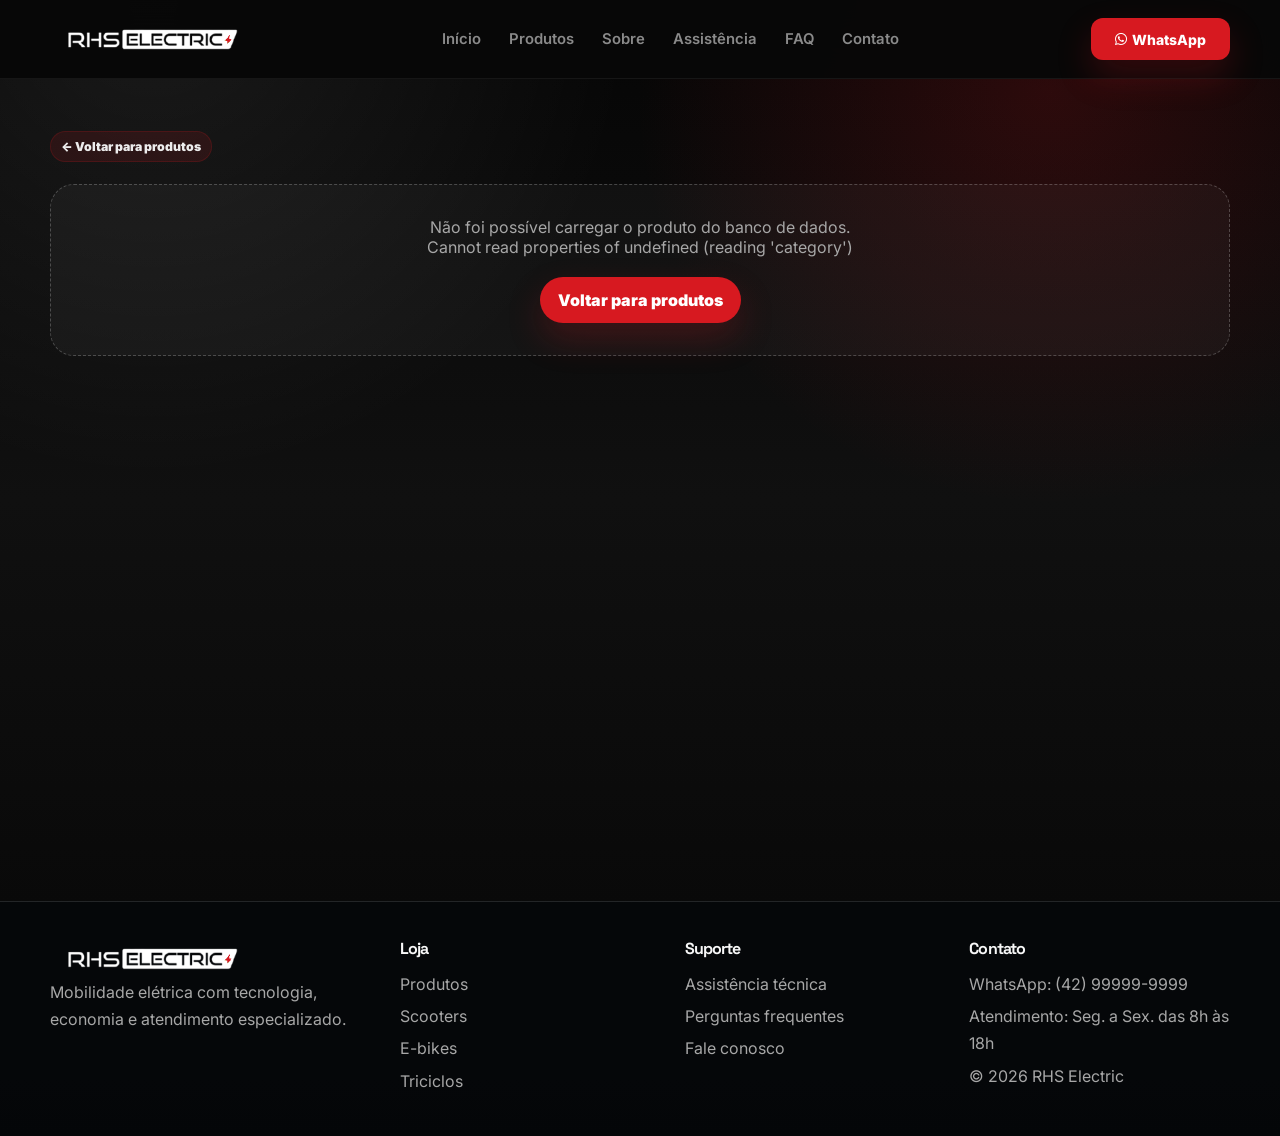
<file: produto.html>
<!doctype html>
<html lang="pt-BR">
  <head>
    <meta charset="UTF-8" />
    <meta name="viewport" content="width=device-width, initial-scale=1.0" />
    <title>Produto | RHS Electric</title>
    <meta name="description" content="Detalhe do produto RHS Electric." />
    <link rel="preconnect" href="https://fonts.googleapis.com" />
    <link rel="preconnect" href="https://fonts.gstatic.com" crossorigin />
    <link
      href="https://fonts.googleapis.com/css2?family=Inter:wght@400;600;700;800;900&display=swap"
      rel="stylesheet"
    />
    <link rel="stylesheet" href="assets/css/styles.css?v=2" />
  </head>
  <body>
    <header class="topbar">
      <div class="container nav">
        <a class="brand" href="index.html" aria-label="RHS Electric Home">
          <img src="logo.png" alt="" width="200px">

        </a>
        <nav class="menu" aria-label="Menu principal">
          <a href="index.html">Início</a>
          <a href="produtos.html">Produtos</a>
          <a href="sobre.html">Sobre</a>
          <a href="assistencia.html">Assistência</a>
          <a href="faq.html">FAQ</a>
          <a href="contato.html">Contato</a>
        </nav>
        <div class="nav-actions">
          <a
            class="top-whatsapp-btn"
            href="https://wa.me/5542999999999"
            target="_blank"
                      style="display: flex; gap: 5px"
          >
            <i class="fa-brands fa-whatsapp"></i>
            WhatsApp
          </a>
          <button
            class="icon-btn mobile-toggle"
            data-mobile-toggle
            aria-label="Abrir menu"
          >
            ☰
          </button>
        </div>
      </div>
    </header>

    <main class="page">
      <section class="page-title">
        <div class="container">
          <a class="badge" href="produtos.html">← Voltar para produtos</a>
        </div>
      </section>
      <section class="container" data-product-detail></section>
    </main>

    <footer class="footer">
      <div class="container footer-grid">
        <div>
          <a class="brand" href="index.html">
            <img src="logo.png" alt="RHS Electric" width="200px" />
          </a>
          <p>
            Mobilidade elétrica com tecnologia, economia e atendimento
            especializado.
          </p>
        </div>
        <div>
          <h4>Loja</h4>
          <a href="produtos.html">Produtos</a>
          <a href="categoria.html?cat=scooters">Scooters</a>
          <a href="categoria.html?cat=e-bikes">E-bikes</a>
          <a href="categoria.html?cat=triciclos">Triciclos</a>
        </div>
        <div>
          <h4>Suporte</h4>
          <a href="assistencia.html">Assistência técnica</a>
          <a href="faq.html">Perguntas frequentes</a>
          <a href="contato.html">Fale conosco</a>
        </div>
        <div>
          <h4>Contato</h4>
          <p>WhatsApp: (42) 99999-9999</p>
          <p>Atendimento: Seg. a Sex. das 8h às 18h</p>
          <p>© <span data-year></span> RHS Electric</p>
        </div>
      </div>
    </footer>
    <div class="toast" aria-live="polite"></div>

    <script src="assets/js/data.js"></script>
    <script src="assets/js/main.js"></script>
    <script src="assets/js/product-detail.js"></script>
  </body>
</html>
</file>
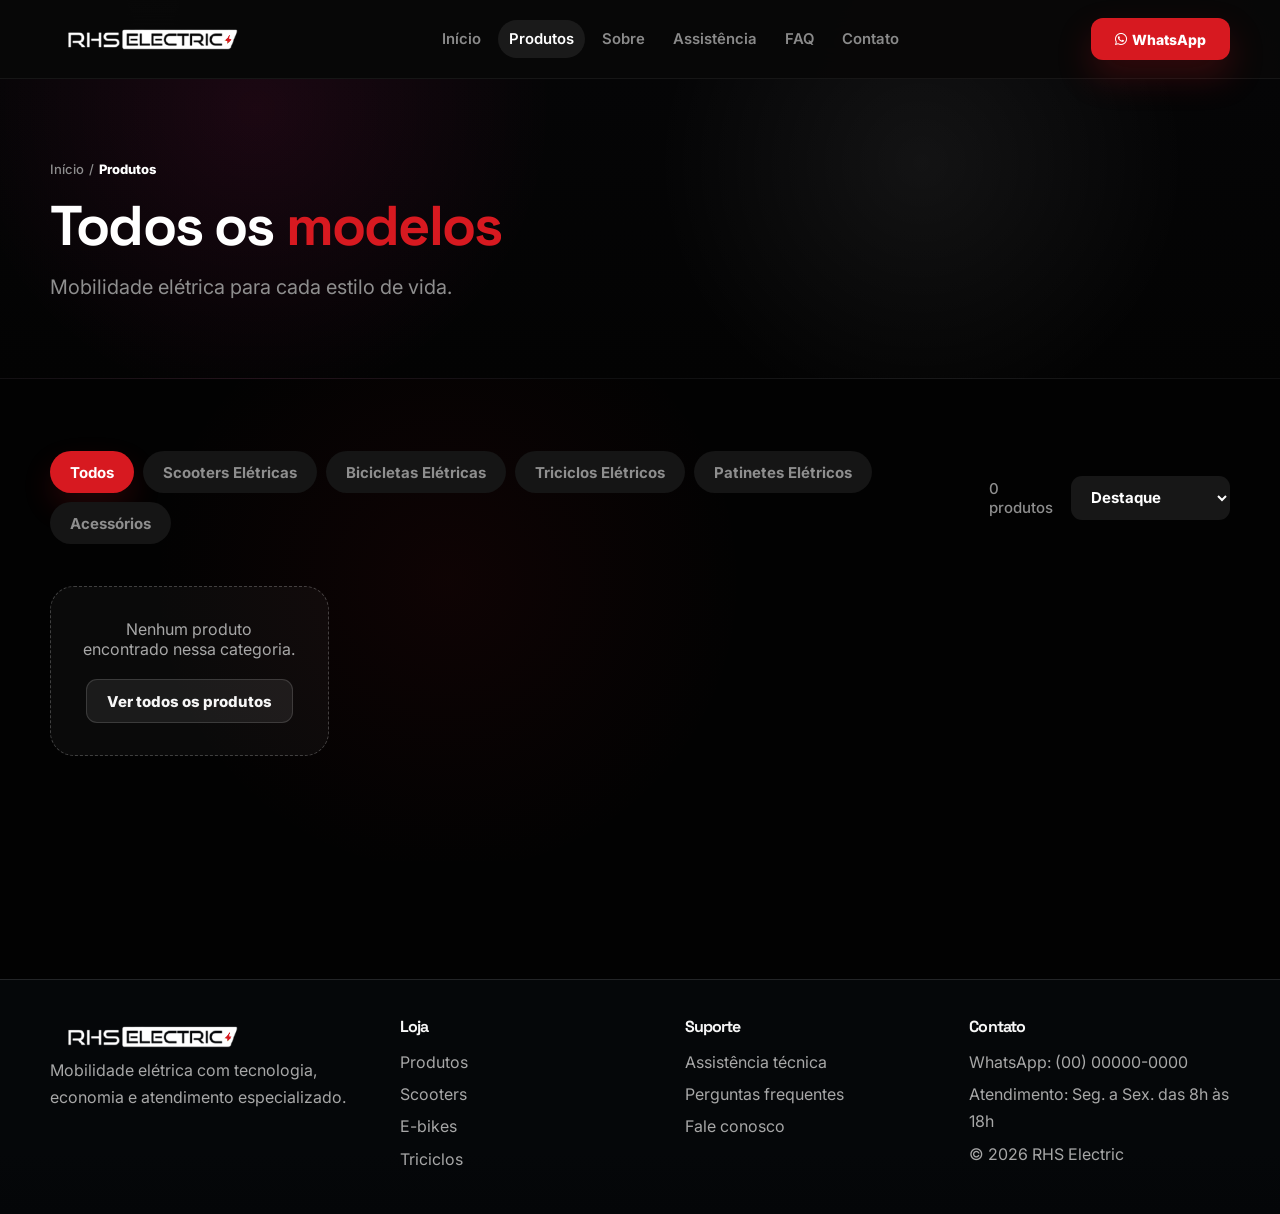
<file: produtos.html>
<!doctype html>
<html lang="pt-BR">
  <head>
    <meta charset="UTF-8" />
    <meta name="viewport" content="width=device-width, initial-scale=1.0" />

    <title>Produtos | RHS Electric</title>
    <meta name="description" content="Catálogo de produtos RHS Electric." />

    <link rel="preconnect" href="https://fonts.googleapis.com" />
    <link rel="preconnect" href="https://fonts.gstatic.com" crossorigin />

    <link
      href="https://fonts.googleapis.com/css2?family=Inter:wght@400;500;600;700;800;900&display=swap"
      rel="stylesheet"
    />
    <link
      rel="stylesheet"
      href="//use.fontawesome.com/releases/v5.0.7/css/all.css"
    />
    <link rel="stylesheet" href="assets/css/styles.css?v=2" />
  </head>

  <body>
    <header class="topbar">
      <div class="container nav">
        <a class="brand" href="index.html" aria-label="RHS Electric Home">
          <img src="logo.png" alt="" width="200px" />
        </a>

        <nav class="menu" aria-label="Menu principal">
          <a href="index.html">Início</a>
          <a href="produtos.html" class="active">Produtos</a>
          <a href="sobre.html">Sobre</a>
          <a href="assistencia.html">Assistência</a>
          <a href="faq.html">FAQ</a>
          <a href="contato.html">Contato</a>
        </nav>

        <div class="nav-actions">
          <a
            class="top-whatsapp-btn"
            href="https://wa.me/5542999999999"
            target="_blank"
            style="display: flex; gap: 5px"
          >
            <i class="fa-brands fa-whatsapp"></i>
            WhatsApp
          </a>

          <button
            class="icon-btn mobile-toggle"
            data-mobile-toggle
            aria-label="Abrir menu"
          >
            ☰
          </button>
        </div>
      </div>
    </header>

    <main class="products-page">
      <section class="products-hero">
        <div class="container">
          <div class="products-breadcrumb">
            <a href="index.html">Início</a>
            <span>/</span>
            <strong>Produtos</strong>
          </div>

          <h1>
            Todos os
            <span>modelos</span>
          </h1>

          <p>Mobilidade elétrica para cada estilo de vida.</p>
        </div>
      </section>

      <section class="products-list-section">
        <div class="container">
          <div class="products-filterbar">
            <div class="products-pills">
              <button class="products-pill active" data-category-filter="todos">
                Todos
              </button>
              <button class="products-pill" data-category-filter="scooters">
                Scooters Elétricas
              </button>
              <button class="products-pill" data-category-filter="e-bikes">
                Bicicletas Elétricas
              </button>
              <button class="products-pill" data-category-filter="triciclos">
                Triciclos Elétricos
              </button>
              <button class="products-pill" data-category-filter="patinetes">
                Patinetes Elétricos
              </button>
              <button class="products-pill" data-category-filter="acessorios">
                Acessórios
              </button>
            </div>

            <div class="products-sort-area">
              <span data-products-count>6 produtos</span>

              <select data-order>
                <option value="featured">Destaque</option>
                <option value="price-asc">Menor preço</option>
                <option value="price-desc">Maior preço</option>
                <option value="name">Nome A-Z</option>
              </select>
            </div>
          </div>

          <div class="products-grid-page" data-products-grid></div>
        </div>
      </section>
    </main>

    <footer class="footer">
      <div class="container footer-grid">
        <div>
          <a class="brand" href="index.html">
            <img src="logo.png" alt="" width="200px" />
          </a>
          <p>
            Mobilidade elétrica com tecnologia, economia e atendimento
            especializado.
          </p>
        </div>

        <div>
          <h4>Loja</h4>
          <a href="produtos.html">Produtos</a>
          <a href="categoria.html?cat=scooters">Scooters</a>
          <a href="categoria.html?cat=e-bikes">E-bikes</a>
          <a href="categoria.html?cat=triciclos">Triciclos</a>
        </div>

        <div>
          <h4>Suporte</h4>
          <a href="assistencia.html">Assistência técnica</a>
          <a href="faq.html">Perguntas frequentes</a>
          <a href="contato.html">Fale conosco</a>
        </div>

        <div>
          <h4>Contato</h4>
          <p>WhatsApp: (00) 00000-0000</p>
          <p>Atendimento: Seg. a Sex. das 8h às 18h</p>
          <p>© <span data-year></span> RHS Electric</p>
        </div>
      </div>
    </footer>

    <div class="toast" aria-live="polite"></div>

    <script src="assets/js/data.js"></script>
    <script src="assets/js/main.js"></script>
    <script src="assets/js/products.js"></script>
  </body>
</html>
</file>
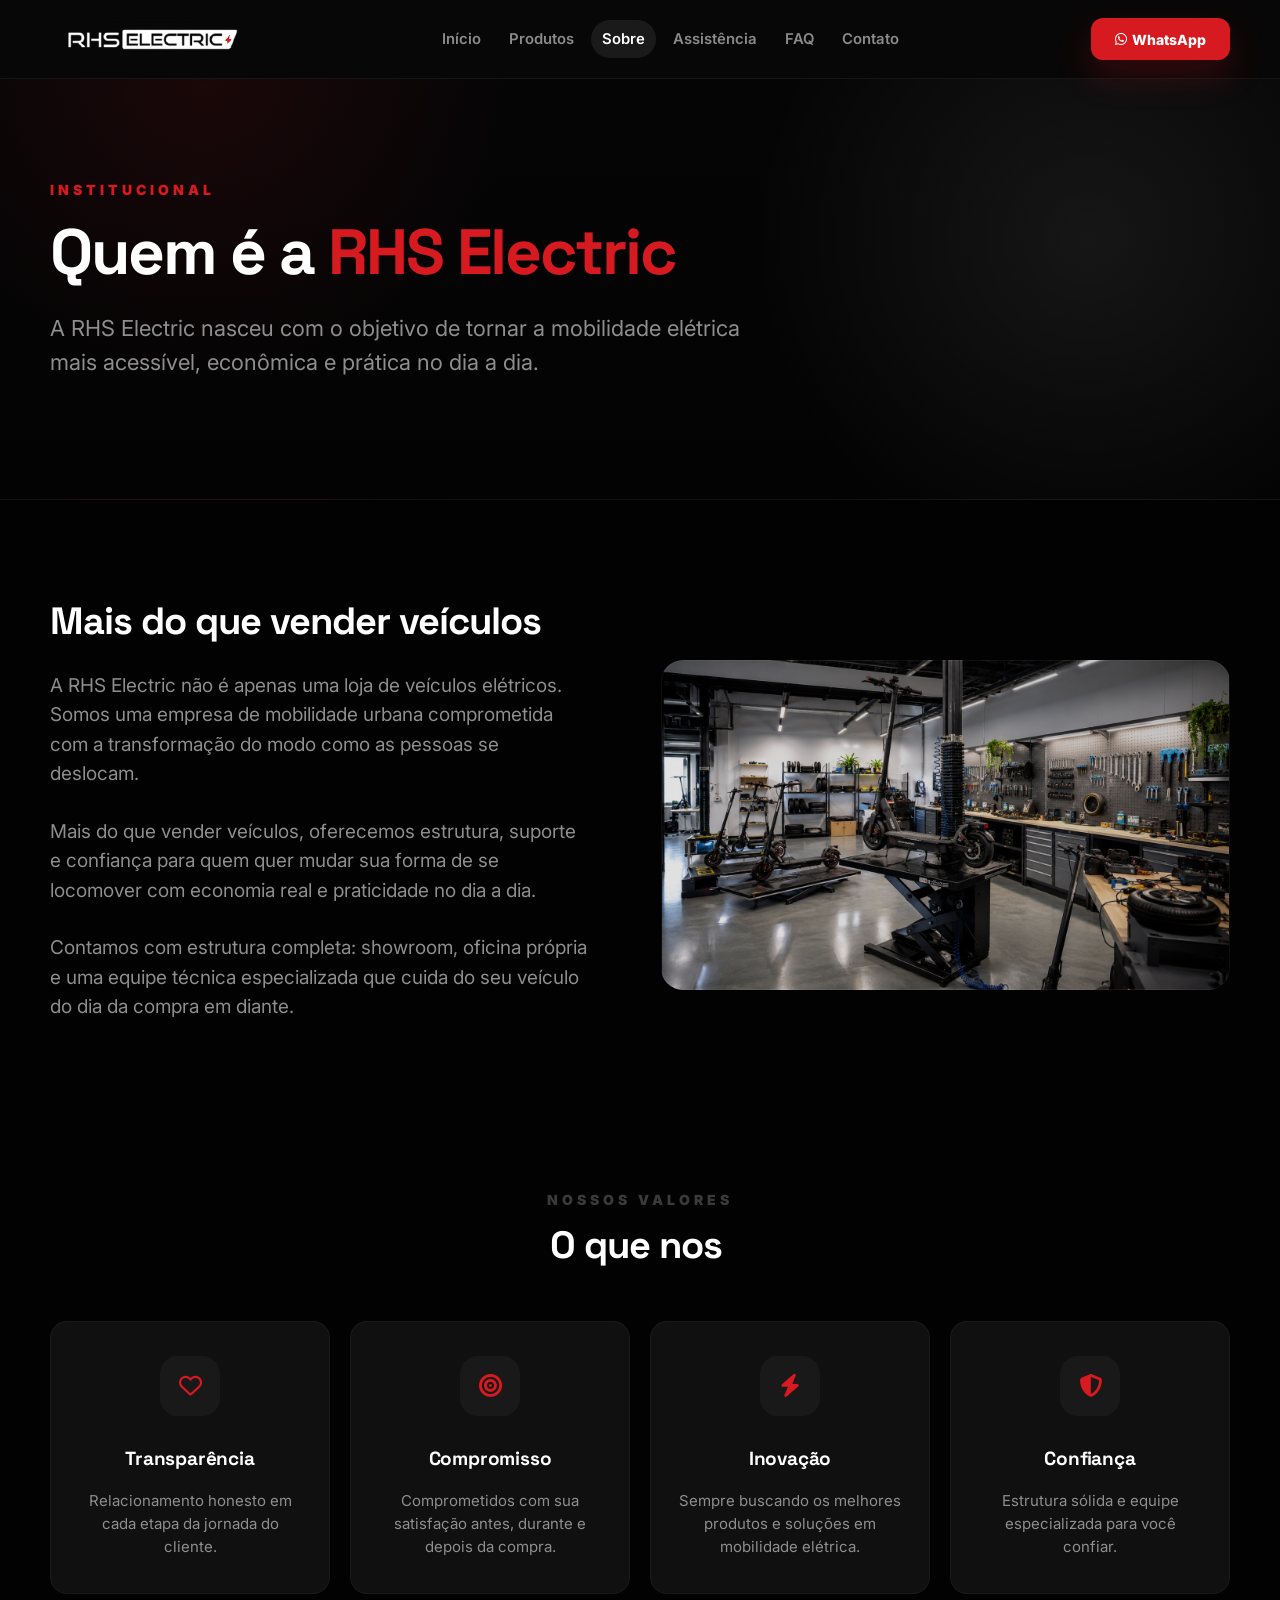
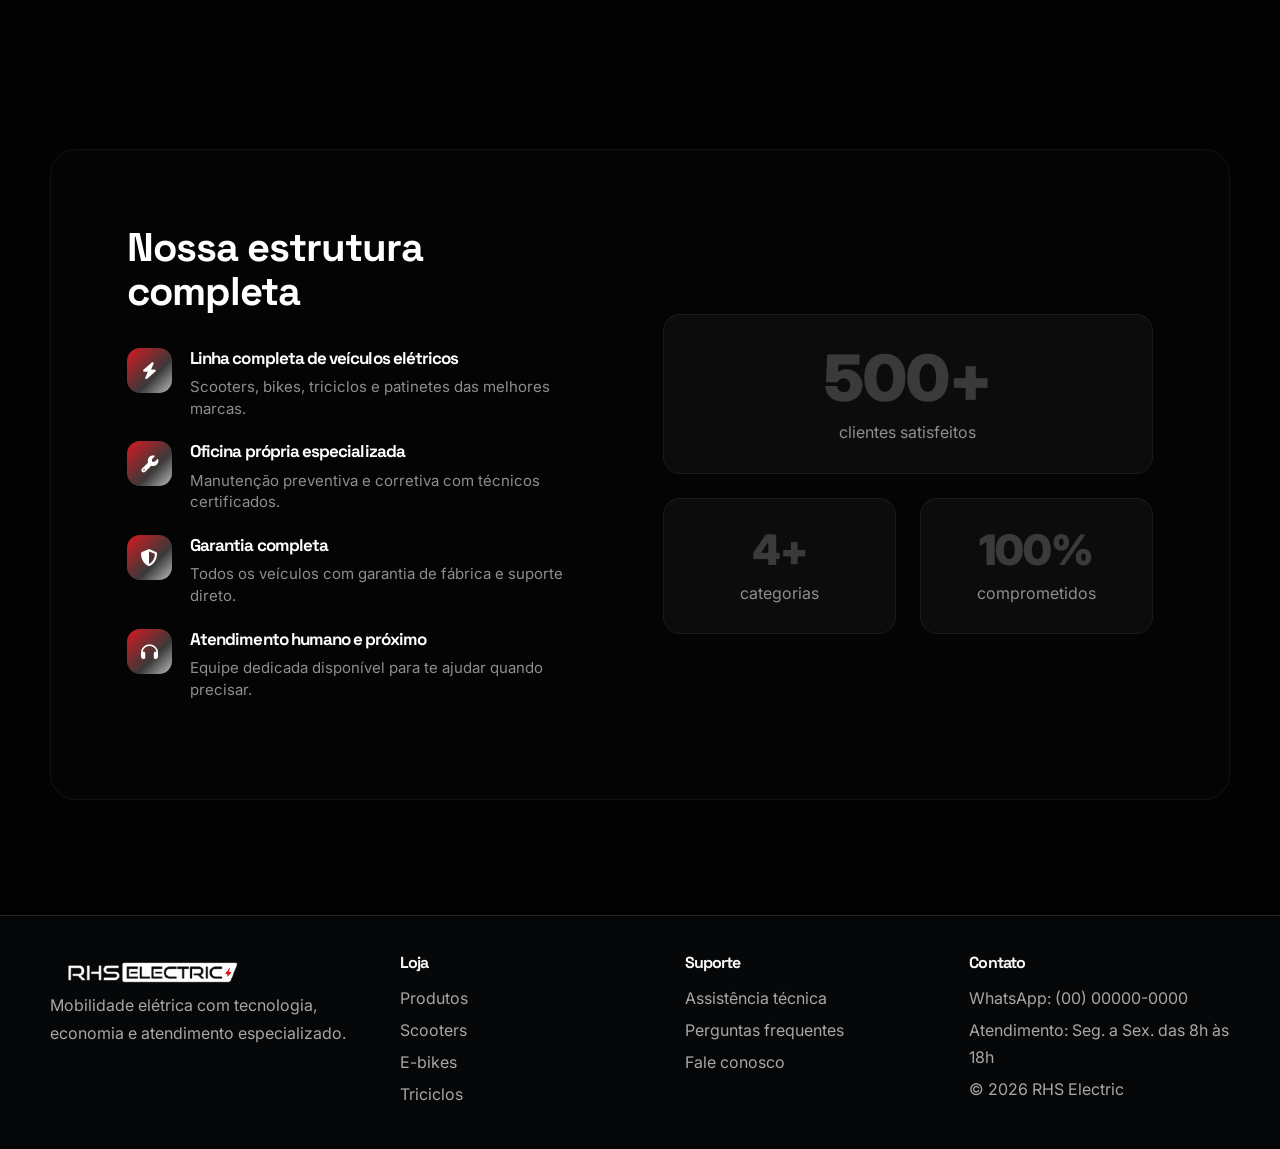
<file: sobre.html>
<!doctype html>
<html lang="pt-BR">
  <head>
    <meta charset="UTF-8" />
    <meta name="viewport" content="width=device-width, initial-scale=1.0" />

    <title>Sobre | RHS Electric</title>
    <meta name="description" content="Sobre a RHS Electric." />

    <link rel="preconnect" href="https://fonts.googleapis.com" />
    <link rel="preconnect" href="https://fonts.gstatic.com" crossorigin />


    <link
      rel="stylesheet"
      href="//use.fontawesome.com/releases/v5.0.7/css/all.css"
    />
    <link rel="stylesheet" href="assets/css/styles.css?v=3" />
  </head>

  <body>
    <header class="topbar">
      <div class="container nav">
        <a class="brand" href="index.html" aria-label="RHS Electric Home">
          <img src="logo.png" alt="" width="200px" />
        </a>

        <nav class="menu" aria-label="Menu principal">
          <a href="index.html">Início</a>
          <a href="produtos.html">Produtos</a>
          <a href="sobre.html" class="active">Sobre</a>
          <a href="assistencia.html">Assistência</a>
          <a href="faq.html">FAQ</a>
          <a href="contato.html">Contato</a>
        </nav>

        <div class="nav-actions">
          <a
            class="top-whatsapp-btn"
            href="https://wa.me/5542999999999"
            target="_blank"
            style="display: flex; gap: 5px"
          >
            <i class="fa-brands fa-whatsapp"></i>
            WhatsApp
          </a>

          <button
            class="icon-btn mobile-toggle"
            data-mobile-toggle
            aria-label="Abrir menu"
          >
            ☰
          </button>
        </div>
      </div>
    </header>

    <main class="about-page">
      <!-- HERO -->
      <section class="about-hero">
        <div class="container">
          <span class="about-kicker">INSTITUCIONAL</span>

          <h1>
            Quem é a
            <span>RHS Electric</span>
          </h1>

          <p>
            A RHS Electric nasceu com o objetivo de tornar a mobilidade elétrica
            mais acessível, econômica e prática no dia a dia.
          </p>
        </div>
      </section>

      <!-- TEXTO + IMAGEM -->
      <section class="about-story-section">
        <div class="container about-story-grid">
          <div class="about-story-text">
            <h2>Mais do que vender veículos</h2>

            <p>
              A RHS Electric não é apenas uma loja de veículos elétricos. Somos
              uma empresa de mobilidade urbana comprometida com a transformação
              do modo como as pessoas se deslocam.
            </p>

            <p>
              Mais do que vender veículos, oferecemos estrutura, suporte e
              confiança para quem quer mudar sua forma de se locomover com
              economia real e praticidade no dia a dia.
            </p>

            <p>
              Contamos com estrutura completa: showroom, oficina própria e uma
              equipe técnica especializada que cuida do seu veículo do dia da
              compra em diante.
            </p>
          </div>

          <div class="about-image-card"></div>
        </div>
      </section>

      <!-- VALORES -->
      <section class="about-values-section">
        <div class="container">
          <div class="about-section-heading">
            <span>NOSSOS VALORES</span>
            <h2>O que nos move</h2>
          </div>

          <div class="about-values-grid">
            <article class="about-value-card">
              <div class="about-value-icon">
                <i class="far fa-heart"></i>
              </div>
              <h3>Transparência</h3>
              <p>Relacionamento honesto em cada etapa da jornada do cliente.</p>
            </article>

            <article class="about-value-card">
              <div class="about-value-icon">
                <i class="fas fa-bullseye"></i>
              </div>
              <h3>Compromisso</h3>
              <p>
                Comprometidos com sua satisfação antes, durante e depois da
                compra.
              </p>
            </article>

            <article class="about-value-card">
              <div class="about-value-icon">
                <i class="fas fa-bolt"></i>
              </div>
              <h3>Inovação</h3>
              <p>
                Sempre buscando os melhores produtos e soluções em mobilidade
                elétrica.
              </p>
            </article>

            <article class="about-value-card">
              <div class="about-value-icon">
                <i class="fas fa-shield-alt"></i>
              </div>
              <h3>Confiança</h3>
              <p>Estrutura sólida e equipe especializada para você confiar.</p>
            </article>
          </div>
        </div>
      </section>

      <!-- ESTRUTURA -->
      <section class="about-structure-section">
        <div class="container">
          <div class="about-structure-box">
            <div class="about-structure-left">
              <h2>Nossa estrutura completa</h2>

              <div class="about-feature-item">
                <div class="about-feature-icon">
                  <i class="fas fa-bolt"></i>
                </div>

                <div>
                  <h3>Linha completa de veículos elétricos</h3>
                  <p>
                    Scooters, bikes, triciclos e patinetes das melhores marcas.
                  </p>
                </div>
              </div>

              <div class="about-feature-item">
                <div class="about-feature-icon">
                  <i class="fas fa-wrench"></i>
                </div>

                <div>
                  <h3>Oficina própria especializada</h3>
                  <p>
                    Manutenção preventiva e corretiva com técnicos certificados.
                  </p>
                </div>
              </div>

              <div class="about-feature-item">
                <div class="about-feature-icon">
                  <i class="fas fa-shield-alt"></i>
                </div>

                <div>
                  <h3>Garantia completa</h3>
                  <p>
                    Todos os veículos com garantia de fábrica e suporte direto.
                  </p>
                </div>
              </div>

              <div class="about-feature-item">
                <div class="about-feature-icon">
                  <i class="fas fa-headphones"></i>
                </div>

                <div>
                  <h3>Atendimento humano e próximo</h3>
                  <p>
                    Equipe dedicada disponível para te ajudar quando precisar.
                  </p>
                </div>
              </div>
            </div>

            <div class="about-structure-right">
              <div class="about-stat-card about-stat-large">
                <strong>500+</strong>
                <span>clientes satisfeitos</span>
              </div>

              <div class="about-stat-row">
                <div class="about-stat-card">
                  <strong>4+</strong>
                  <span>categorias</span>
                </div>

                <div class="about-stat-card">
                  <strong>100%</strong>
                  <span>comprometidos</span>
                </div>
              </div>
            </div>
          </div>
        </div>
      </section>
    </main>

    <footer class="footer">
      <div class="container footer-grid">
        <div>
          <a class="brand" href="index.html">
            <img src="logo.png" alt="" width="200px" />
          </a>
          <p>
            Mobilidade elétrica com tecnologia, economia e atendimento
            especializado.
          </p>
        </div>

        <div>
          <h4>Loja</h4>
          <a href="produtos.html">Produtos</a>
          <a href="categoria.html?cat=scooters">Scooters</a>
          <a href="categoria.html?cat=e-bikes">E-bikes</a>
          <a href="categoria.html?cat=triciclos">Triciclos</a>
        </div>

        <div>
          <h4>Suporte</h4>
          <a href="assistencia.html">Assistência técnica</a>
          <a href="faq.html">Perguntas frequentes</a>
          <a href="contato.html">Fale conosco</a>
        </div>

        <div>
          <h4>Contato</h4>
          <p>WhatsApp: (00) 00000-0000</p>
          <p>Atendimento: Seg. a Sex. das 8h às 18h</p>
          <p>© <span data-year></span> RHS Electric</p>
        </div>
      </div>
    </footer>

    <div class="toast" aria-live="polite"></div>

    <script src="assets/js/data.js"></script>
    <script src="assets/js/main.js"></script>
  </body>
</html>
</file>
<file: assets/css/styles.css>
@import url("https://fonts.googleapis.com/css2?family=Inter:wght@300;400;500;600;700;800;900&family=Space+Grotesk:wght@400;500;600;700;800&display=swap");
@import url("https://cdnjs.cloudflare.com/ajax/libs/font-awesome/6.4.0/css/all.min.css");

:root { --bg: #050505; --bg-2: #101010; --card: rgba(255, 255, 255, 0.06); --card-strong: rgba(255, 255, 255, 0.10); --text: #f7f7f7; --muted: #a7a7a7; --line: rgba(255, 255, 255, 0.12); --brand: #d71920; --brand-2: rgba(215, 25, 32, 0.25); --yellow: #d6d6d6; --danger: #d71920; --shadow: 0 24px 70px rgba(0, 0, 0, 0.35); --radius: 24px; --radius-sm: 16px; --max: 1180px; --whatsapp: #d71920;
--whatsapp-hover: #b9141b;
--whatsapp-shadow: rgba(215, 25, 32, 0.22); }
* { box-sizing: border-box; }
html { scroll-behavior: smooth; }
body { margin: 0; font-family: Inter, ui-sans-serif, system-ui, -apple-system, BlinkMacSystemFont, "Segoe UI", sans-serif; color: var(--text); background: radial-gradient( circle at 12% 0%, rgba(255, 255, 255, 0.08), transparent 30% ), radial-gradient( circle at 82% 8%, rgba(215, 25, 32, 0.18), transparent 28% ), linear-gradient(180deg, var(--bg), var(--bg-2) 44%, var(--bg)); min-height: 100vh; }
h1, h2, h3, h4, h5, h6 { font-family: "Space Grotesk", sans-serif; }
body.menu-open { overflow: hidden; }
a { color: inherit; text-decoration: none; }
img { display: block; max-width: 100%; }
button, input, select, textarea { font: inherit; }
button { cursor: pointer; }
.container { width: min(var(--max), calc(100% - 34px)); margin: 0 auto; }
.page { min-height: calc(100vh - 78px); }
.topbar { position: sticky; top: 0; z-index: 100; background: rgba(8, 8, 8, 0.96); border-bottom: 1px solid rgba(255, 255, 255, 0.06); backdrop-filter: blur(18px); }
.nav { min-height: 78px; display: flex; align-items: center; justify-content: space-between; gap: 16px; }
.brand { display: inline-flex; align-items: center; gap: 12px; font-weight: 1000; letter-spacing: -0.04em; font-size: 1.22rem; }
.brand-mark { width: 44px; height: 44px; border-radius: 15px; display: grid; place-items: center; background: linear-gradient(135deg, var(--brand), var(--brand-2)); color: #0a0a0a; box-shadow: 0 14px 34px rgba(215, 25, 32, 0.18); }
.menu { display: flex; align-items: center; gap: 6px; }
.menu a { color: #8a8a8a; padding: 10px 11px; border-radius: 999px; font-size: 0.93rem; font-weight: 600; transition: 0.2s ease; }
.menu a:hover, .menu a.active { color: #fff !important; background: rgba(255, 255, 255, .08) !important; }
.nav-actions { display: flex; align-items: center; gap: 10px; }
.icon-btn { border: 1px solid var(--line); background: rgba(255, 255, 255, 0.065); color: var(--text); width: 44px; height: 44px; border-radius: 16px; display: grid; place-items: center; position: relative; }
.cart-count { position: absolute; right: -7px; top: -7px; min-width: 22px; height: 22px; border-radius: 999px; background: var(--brand); color: #0a0a0a; border: 2px solid var(--bg); display: grid; place-items: center; font-size: 0.72rem; font-weight: 1000; }
.mobile-toggle { display: none; }
.btn { border: 0; border-radius: 999px; padding: 13px 18px; background: var(--brand); color: #d2d2d2; font-weight: 950; display: inline-flex; align-items: center; justify-content: center; gap: 9px; box-shadow: 0 16px 36px rgba(215, 25, 32, 0.16); transition: transform 0.2s ease, box-shadow 0.2s ease, opacity 0.2s ease; }
.btn:hover { transform: translateY(-2px); box-shadow: 0 20px 48px rgba(255, 255, 255, 0.12); }
.btn.secondary { background: rgba(255, 255, 255, 0.075); color: var(--text); border: 1px solid var(--line); box-shadow: none; }
.btn.danger { background: var(--danger); color: #fff; box-shadow: none; }
.btn.small { padding: 10px 14px; font-size: 0.88rem; }
.btn.block { width: 100%; }
.btn[disabled] { opacity: 0.5; pointer-events: none; }
.hero { padding: 72px 0 42px; overflow: hidden; }
.hero-grid { display: grid; grid-template-columns: 1.02fr 0.98fr; gap: 44px; align-items: center; }
.eyebrow { display: inline-flex; align-items: center; gap: 8px; padding: 8px 12px; border-radius: 999px; border: 1px solid rgba(215, 25, 32, 0.24); background: rgba(215, 25, 32, 0.09); color: #ededed; font-weight: 850; font-size: 0.9rem; margin-bottom: 18px; }
h1, h2, h3, h4 { letter-spacing: -0.055em; }
.hero h1 { margin: 0; font-size: clamp(2.55rem, 6.4vw, 5.9rem); line-height: 0.9; letter-spacing: -0.092em; }
.gradient-text { background: linear-gradient( 135deg, #fff 0%, #dcdcdc 34%, var(--brand) 68%, var(--brand-2) ); -webkit-background-clip: text; background-clip: text; color: transparent; }
.hero p, .lead { color: var(--muted); line-height: 1.72; font-size: 1.08rem; }
.hero p { max-width: 650px; margin: 24px 0 28px; }
.hero-actions { display: flex; flex-wrap: wrap; gap: 12px; }
.hero-card { min-height: 520px; border-radius: 36px; border: 1px solid var(--line); background: radial-gradient( circle at 35% 20%, rgba(215, 25, 32, 0.18), transparent 34% ), radial-gradient( circle at 78% 10%, rgba(255, 255, 255, 0.08), transparent 28% ), linear-gradient( 180deg, rgba(255, 255, 255, 0.1), rgba(255, 255, 255, 0.035) ); box-shadow: var(--shadow); position: relative; overflow: hidden; }
.hero-card::before { content: ""; position: absolute; width: 580px; height: 580px; border-radius: 50%; border: 1px solid rgba(255, 255, 255, 0.08); left: 50%; top: 50%; transform: translate(-50%, -50%); }
.vehicle-visual { position: absolute; inset: 44px 18px 86px; display: grid; place-items: center; }
.vehicle-shape { width: min(440px, 96%); height: 250px; position: relative; transform: rotate(-7deg); }
.bike-body { position: absolute; left: 10%; top: 38%; width: 74%; height: 62px; border-radius: 999px 999px 20px 20px; background: linear-gradient(135deg, #f7f7f7, var(--brand-2) 48%, #2b2b2b); box-shadow: 0 28px 66px rgba(0, 0, 0, 0.35); }
.bike-seat { position: absolute; left: 39%; top: 21%; width: 128px; height: 27px; border-radius: 999px; background: #020202; }
.bike-post { position: absolute; left: 51%; top: 29%; width: 10px; height: 58px; border-radius: 999px; background: #dcdcdc; }
.bike-front { position: absolute; right: 9%; top: 11%; width: 12px; height: 136px; border-radius: 999px; background: #dcdcdc; transform: rotate(24deg); }
.bike-handle { position: absolute; right: 0; top: 5%; width: 96px; height: 12px; border-radius: 999px; background: #dcdcdc; }
.wheel { position: absolute; bottom: 0; width: 132px; height: 132px; border-radius: 50%; border: 16px solid #141414; border-top-color: var(--brand); border-right-color: var(--brand-2); box-shadow: inset 0 0 0 10px rgba(255, 255, 255, 0.08), 0 18px 52px rgba(0, 0, 0, 0.32); }
.wheel.left { left: 5%; }
.wheel.right { right: 5%; }
.hero-stat { position: absolute; left: 22px; right: 22px; bottom: 22px; display: grid; grid-template-columns: repeat(3, 1fr); gap: 12px; }
.stat { padding: 15px; border-radius: 20px; border: 1px solid var(--line); background: rgba(5, 7, 11, 0.65); backdrop-filter: blur(12px); }
.stat strong { display: block; font-size: 1.22rem; }
.stat span { color: var(--muted); font-size: 0.82rem; }
.section { padding: 58px 0; }
.section.compact { padding: 34px 0; }
.section-head { display: flex; align-items: end; justify-content: space-between; gap: 24px; margin-bottom: 26px; }
.section-head h2 { margin: 0; font-size: clamp(1.9rem, 3.2vw, 3.25rem); line-height: 1; }
.section-head p { color: var(--muted); margin: 10px 0 0; max-width: 540px; line-height: 1.6; }
.page-title { padding: 52px 0 22px; }
.page-title h1 { margin: 0 0 12px; font-size: clamp(2.25rem, 5.4vw, 4.9rem); line-height: 0.95; letter-spacing: -0.085em; }
.page-title p { margin: 0; max-width: 760px; color: var(--muted); line-height: 1.72; font-size: 1.05rem; }
.grid { display: grid; gap: 18px; }
.grid.cols-2 { grid-template-columns: repeat(2, 1fr); }
.grid.cols-3 { grid-template-columns: repeat(3, 1fr); }
.grid.cols-4 { grid-template-columns: repeat(4, 1fr); }
.card { border: 1px solid var(--line); border-radius: var(--radius); background: linear-gradient( 180deg, rgba(255, 255, 255, 0.075), rgba(255, 255, 255, 0.035) ); box-shadow: 0 18px 55px rgba(0, 0, 0, 0.17); overflow: hidden; }
.category-card { padding: 24px; min-height: 210px; display: flex; flex-direction: column; justify-content: space-between; transition: 0.22s ease; }
.category-card:hover { transform: translateY(-4px); border-color: rgba(215, 25, 32, 0.30); }
.category-card .emoji { font-size: 2.3rem; margin-bottom: 17px; }
.category-card h3 { margin: 0 0 8px; font-size: 1.25rem; }
.category-card p { margin: 0; color: var(--muted); line-height: 1.55; }
.product-card { display: flex; flex-direction: column; min-height: 100%; }
.product-image { position: relative; height: 238px; overflow: hidden; background: linear-gradient( 135deg, rgba(255, 255, 255, 0.08), rgba(255, 255, 255, 0.10) ); display: grid; place-items: center; }
.product-image img { width: 100%; height: 100%; object-fit: cover; }
.product-fallback { width: 72%; height: 60%; border-radius: 34px; background: radial-gradient( circle at 25% 25%, rgba(255, 255, 255, 0.45), transparent 25% ), linear-gradient(135deg, rgba(215, 25, 32, 0.70), rgba(70, 70, 70, 0.75)); display: grid; place-items: center; font-size: 4rem; box-shadow: 0 30px 60px rgba(0, 0, 0, 0.25); }
.badge { display: inline-flex; align-items: center; gap: 6px; border-radius: 999px; padding: 7px 10px; background: rgba(215, 25, 32, 0.12); color: #ededed; font-weight: 900; font-size: 0.77rem; border: 1px solid rgba(215, 25, 32, 0.18); }
.product-badge { position: absolute; top: 14px; left: 14px; }
.product-content { padding: 20px; display: flex; flex-direction: column; flex: 1; }
.product-content h3 { margin: 0 0 8px; font-size: 1.18rem; }
.product-content p { margin: 0 0 14px; color: var(--muted); line-height: 1.55; font-size: 0.94rem; }
.product-meta { display: grid; grid-template-columns: repeat(3, 1fr); gap: 8px; margin: 8px 0 17px; }
.product-meta div { border: 1px solid var(--line); border-radius: 13px; background: rgba(255, 255, 255, 0.045); padding: 10px; }
.product-meta strong { display: block; font-size: 0.9rem; }
.product-meta span { display: block; color: var(--muted); font-size: 0.74rem; }
.price-row { display: flex; justify-content: space-between; align-items: center; gap: 12px; margin-top: auto; }
.price { font-size: 1.34rem; font-weight: 1000; letter-spacing: -0.04em; }
.old-price { color: var(--muted); font-size: 0.88rem; text-decoration: line-through; margin-left: 8px; }
.filters { display: grid; grid-template-columns: 1fr 220px 220px; gap: 12px; margin-bottom: 22px; }
.field, input, select, textarea { width: 100%; border: 1px solid var(--line); background: rgba(255, 255, 255, 0.07); color: var(--text); border-radius: 15px; padding: 13px 14px; outline: none; }
select option { background: #111111; color: var(--text); }
textarea { min-height: 116px; resize: vertical; }
label { display: grid; gap: 7px; color: var(--muted); font-size: 0.9rem; font-weight: 700; }
.form-grid { display: grid; grid-template-columns: repeat(2, 1fr); gap: 12px; }
.form-grid .full { grid-column: 1 / -1; }
.assistance-page { background: #050505; min-height: 100vh; }
.assistance-hero { width: min(100%, 1360px); height: 145px; margin: 0 auto; background: linear-gradient(180deg, rgba(0, 0, 0, 0.15) 0%, rgba(0, 0, 0, 0.75) 100%), url("https://images.unsplash.com/photo-1518770660439-4636190af475?q=80&w=1600&auto=format&fit=crop"); background-size: cover; background-position: center 42%; border-radius: 0 0 26px 26px; opacity: 0.65; }
.services-section { padding: 76px 0 72px; background: #050505; }
.section-heading.center { text-align: center; margin-bottom: 58px; }
.section-kicker { display: block; margin-bottom: 14px; color: #d71920; font-size: 13px; font-weight: 900; letter-spacing: 6px; }
.section-heading h1 { margin: 0; color: #f5f5f5; font-size: 34px; line-height: 1.15; font-weight: 800; letter-spacing: -1px; }
.services-grid { display: grid; grid-template-columns: repeat(3, 1fr); gap: 22px; }
.service-card { min-height: 185px; padding: 28px 30px; background: #101010; border: 1px solid rgba(255, 255, 255, 0.055); border-radius: 13px; transition: 0.25s ease; }
.service-card:hover { transform: translateY(-4px); border-color: rgba(215, 25, 32, 0.22); background: #131313; }
.service-icon { width: 48px; height: 48px; margin-bottom: 26px; border-radius: 14px; background: #171717; display: flex; align-items: center; justify-content: center; font-size: 19px; }
.service-icon.pink { color: #d71920; }
.service-icon.purple { color: #3a3a3a; }
.service-icon.yellow { color: #d6d6d6; }
.service-card h3 { margin: 0 0 14px; color: #ffffff; font-size: 18px; line-height: 1.2; font-weight: 850; letter-spacing: -0.2px; }
.service-card p { margin: 0; max-width: 330px; color: #888888; font-size: 15px; line-height: 1.55; font-weight: 500; }
.assistance-cta { padding: 0 0 80px; background: #050505; }
.cta-box { padding: 42px; background: linear-gradient( 135deg, rgba(215, 25, 32, 0.16), rgba(80, 80, 80, 0.18) ); border: 1px solid rgba(255, 255, 255, 0.07); border-radius: 24px; text-align: center; }
.cta-box h2 { margin: 0 0 12px; color: #fff; font-size: 30px; }
.cta-box p { margin: 0 0 24px; color: #999; }
.brand span:last-child { letter-spacing: 1px; }
.brand span:last-child::first-letter { color: #ffffff; }
.nav-actions .btn-whatsapp, .btn-whatsapp { padding: 12px 24px; border-radius: 11px; border: none; color: #ffffff; font-weight: 800; background: #bdbdbd; }
.split { display: grid; grid-template-columns: 1fr 1fr; gap: 24px; align-items: center; }
.split-2 { display: grid; grid-template-columns: 1fr 1fr 1fr; gap: 24px; align-items: center; }
.info-box { padding: 26px; border-radius: var(--radius); border: 1px solid var(--line); background: rgba(255, 255, 255, 0.055); }
.info-item { padding: 14px; border-radius: var(--radius); border: 1px solid var(--line); background: rgba(255, 255, 255, 0.055); }
.info-box h3 { margin: 0 0 10px; font-size: 1.38rem; }
.info-box p, .info-box li { color: var(--muted); line-height: 1.66; }
.info-box ul { margin: 12px 0 0; padding-left: 18px; }
.kpi { display: grid; gap: 8px; }
.kpi strong { font-size: 2rem; line-height: 1; }
.kpi span { color: var(--muted); }
.detail-layout { display: grid; grid-template-columns: 1fr 0.88fr; gap: 28px; align-items: start; padding: 36px 0 72px; }
.detail-media { min-height: 540px; border-radius: 34px; border: 1px solid var(--line); background: radial-gradient( circle at 30% 20%, rgba(215, 25, 32, 0.14), transparent 28% ), linear-gradient( 135deg, rgba(255, 255, 255, 0.08), rgba(255, 255, 255, 0.03) ); display: grid; place-items: center; overflow: hidden; box-shadow: var(--shadow); }
.detail-media img { width: 100%; height: 540px; object-fit: cover; }
.detail-media .product-fallback { width: 64%; height: 270px; }
.detail-panel { position: sticky; top: 98px; padding: 28px; border-radius: 30px; border: 1px solid var(--line); background: rgba(255, 255, 255, 0.062); backdrop-filter: blur(16px); }
.detail-panel h1 { margin: 12px 0; font-size: clamp(2rem, 4vw, 3.2rem); line-height: 1; }
.detail-panel p { color: var(--muted); line-height: 1.7; }
.spec-list { display: grid; grid-template-columns: repeat(2, 1fr); gap: 10px; margin: 20px 0; }
.spec-item { padding: 14px; border-radius: 15px; border: 1px solid var(--line); background: rgba(255, 255, 255, 0.045); }
.spec-item span { display: block; color: var(--muted); font-size: 0.82rem; margin-bottom: 4px; }
.spec-item strong { font-size: 1rem; }
.qty-row { display: flex; align-items: center; gap: 10px; margin: 20px 0; }
.qty-row button { width: 42px; height: 42px; border-radius: 14px; border: 1px solid var(--line); background: rgba(255, 255, 255, 0.08); color: var(--text); font-size: 1.2rem; }
.qty-row input { width: 70px; text-align: center; }
.cart-layout { display: grid; grid-template-columns: 1fr 360px; gap: 24px; align-items: start; padding: 28px 0 70px; }
.cart-item { display: grid; grid-template-columns: 118px 1fr auto; gap: 16px; padding: 16px; border: 1px solid var(--line); background: rgba(255, 255, 255, 0.055); border-radius: 22px; margin-bottom: 14px; align-items: center; }
.cart-item-image { width: 118px; height: 92px; border-radius: 16px; overflow: hidden; background: linear-gradient( 135deg, rgba(255, 255, 255, 0.08), rgba(255, 255, 255, 0.10) ); display: grid; place-items: center; font-size: 2.2rem; }
.cart-item-image img { width: 100%; height: 100%; object-fit: cover; }
.cart-item h3 { margin: 0 0 6px; font-size: 1.05rem; }
.cart-item p { margin: 0; color: var(--muted); font-size: 0.9rem; }
.cart-actions { display: flex; align-items: center; gap: 8px; margin-top: 10px; }
.cart-actions button { width: 34px; height: 34px; border-radius: 12px; border: 1px solid var(--line); background: rgba(255, 255, 255, 0.075); color: var(--text); }
.summary { padding: 22px; border: 1px solid var(--line); border-radius: 24px; background: rgba(255, 255, 255, 0.065); position: sticky; top: 98px; }
.summary-row { display: flex; justify-content: space-between; gap: 12px; padding: 11px 0; border-bottom: 1px solid var(--line); color: var(--muted); }
.summary-row.total { border-bottom: 0; color: var(--text); font-size: 1.2rem; font-weight: 1000; margin-bottom: 14px; }
.empty-state { padding: 32px; border-radius: var(--radius); border: 1px dashed rgba(255, 255, 255, 0.22); text-align: center; color: var(--muted); background: rgba(255, 255, 255, 0.035); }
.faq-item { border: 1px solid rgba(255, 255, 255, 0.045); border-radius: 15px; background: #101010; overflow: hidden; margin-bottom: 14px; }
.faq-question { width: 100%; padding: 0 24px; border: none; background: transparent; color: #fff; text-align: left; display: flex; justify-content: space-between; gap: 18px; font-weight: 800; min-height: 66px; outline: none; align-items: center; font-size: 17px; line-height: 1.35; cursor: pointer; }
.faq-answer { display: none; color: #8e8e8e; padding: 0 24px 22px; line-height: 1.65; font-size: 15px; }
.faq-item.open .faq-answer { display: block; }
.admin-layout { display: grid; grid-template-columns: 380px 1fr; gap: 22px; padding: 30px 0 70px; align-items: start; }
.admin-form { position: sticky; top: 98px; padding: 20px; border: 1px solid var(--line); background: rgba(255, 255, 255, 0.06); border-radius: 24px; }
.admin-form h3 { margin: 0 0 16px; }
.admin-products { display: grid; gap: 12px; }
.admin-product { display: grid; grid-template-columns: 94px 1fr auto; gap: 14px; align-items: center; padding: 14px; border: 1px solid var(--line); border-radius: 18px; background: rgba(255, 255, 255, 0.05); }
.admin-product-image { width: 94px; height: 72px; border-radius: 14px; overflow: hidden; display: grid; place-items: center; background: linear-gradient( 135deg, rgba(255, 255, 255, 0.08), rgba(255, 255, 255, 0.10) ); }
.admin-product-image img { width: 100%; height: 100%; object-fit: cover; }
.admin-product h4 { margin: 0 0 5px; }
.admin-product p { margin: 0; color: var(--muted); font-size: 0.9rem; }
.admin-actions { display: flex; gap: 8px; }
.footer { border-top: 1px solid var(--line); background: rgba(5, 7, 11, 0.72); padding: 36px 0; }
.footer-grid { display: grid; grid-template-columns: 1.25fr repeat(3, 1fr); gap: 24px; }
.footer h4 { margin: 0 0 12px; }
.footer p, .footer a { color: var(--muted); line-height: 1.7; display: block; margin: 5px 0; }
.toast { position: fixed; right: 18px; bottom: 18px; z-index: 200; max-width: 360px; padding: 14px 16px; border-radius: 16px; border: 1px solid rgba(215, 25, 32, 0.24); background: rgba(6, 6, 6, 0.94); color: var(--text); box-shadow: var(--shadow); transform: translateY(20px); opacity: 0; pointer-events: none; transition: 0.2s ease; }
.toast.show { opacity: 1; transform: translateY(0); }
.after-sales-hero { padding: 105px 0 95px; background: radial-gradient( circle at 17% 0%, rgba(215, 25, 32, 0.10), transparent 22% ), linear-gradient(90deg, #0b0b0b 0%, #09090c 48%, #050505 100%); border-bottom: 1px solid rgba(255, 255, 255, 0.025); }
.after-sales-hero .container { max-width: 1320px; }
.hero-kicker { display: block; margin-bottom: 18px; color: #d71920; font-size: 14px; font-weight: 900; letter-spacing: 6px; }
.after-sales-hero h1 { max-width: 980px; margin: 0; color: #f4f4f4; font-size: clamp(42px, 4vw, 68px); line-height: 1.08; font-weight: 900; letter-spacing: -2.6px; }
.after-sales-hero h1 span { background: linear-gradient(90deg, #d71920 0%, #3a3a3a 55%, #bdbdbd 100%); -webkit-background-clip: text; background-clip: text; color: transparent; }
.after-sales-hero p { max-width: 690px; margin: 22px 0 42px; color: #8d8d8d; font-size: 22px; line-height: 1.55; font-weight: 500; }
.hero-buttons { display: flex; flex-wrap: wrap; gap: 14px; }
.btn-gradient, .btn-dark { min-height: 56px; padding: 0 30px; border-radius: 14px; display: inline-flex; align-items: center; justify-content: center; gap: 11px; font-size: 16px; font-weight: 850; transition: 0.25s ease; }
.btn-gradient { color: #ffffff; background: #bdbdbd; box-shadow: 0 18px 36px rgba(215, 25, 32, 0.20); }
.btn-dark { color: #ffffff; background: #181818; border: 1px solid rgba(255, 255, 255, 0.04); }
.btn-gradient:hover, .btn-dark:hover { transform: translateY(-3px); }
.workshop-section { padding: 72px 0 20px; background: #050505; }
.workshop-section .container { max-width: 1360px; }
.workshop-card { min-height: 415px; border-radius: 24px; overflow: hidden; position: relative; display: flex; align-items: center; background: linear-gradient( 90deg, rgba(0, 0, 0, 0.82) 0%, rgba(0, 0, 0, 0.46) 34%, rgba(0, 0, 0, 0.14) 68%, rgba(0, 0, 0, 0.52) 100% ), url("../img/oficina-rhs.png"); background-size: cover; background-position: center; }
.workshop-card::after { content: ""; position: absolute; inset: 0; background: rgba(0, 0, 0, 0.22); pointer-events: none; }
.workshop-content { position: relative; z-index: 2; max-width: 410px; margin-left: 82px; }
.workshop-content span { display: block; margin-bottom: 15px; color: #d71920; font-size: 13px; font-weight: 900; letter-spacing: 4px; }
.workshop-content h2 { margin: 0 0 16px; color: #ffffff; font-size: 48px; line-height: 1.04; font-weight: 900; letter-spacing: -1.6px; }
.workshop-content p { margin: 0; color: #9b9b9f; font-size: 18px; line-height: 1.48; }
.section-heading h2 { margin: 0; color: #f5f5f5; font-size: 34px; line-height: 1.15; font-weight: 850; letter-spacing: -1px; }
.contact-page { background: #020202; min-height: 100vh; }
.contact-section { padding: 70px 0 90px; }
.contact-layout { display: grid; grid-template-columns: 0.95fr 1fr; gap: 64px; align-items: start; }
.contact-left h1 { margin: 0 0 34px; color: #fff; font-size: 34px; line-height: 1.15; font-weight: 800; letter-spacing: -0.5px; }
.contact-card { display: flex; align-items: center; gap: 22px; min-height: 112px; padding: 22px 24px; margin-bottom: 24px; background: #101010; border: 1px solid rgba(255, 255, 255, 0.045); border-radius: 16px; }
.contact-icon { width: 58px; height: 58px; flex: 0 0 58px; border-radius: 18px; background: #1a1a1a; display: flex; align-items: center; justify-content: center; font-size: 22px; }
.contact-icon.pink { color: #d71920; background: rgba(215, 25, 32, 0.12); }
.contact-icon.purple { color: #3a3a3a; background: rgba(255, 255, 255, 0.08); }
.contact-icon.yellow { color: #d6d6d6; background: rgba(255, 255, 255, 0.08); }
.contact-card span { display: block; margin-bottom: 6px; color: #8d8d8d; font-size: 13px; font-weight: 700; letter-spacing: 2px; }
.contact-card strong { display: block; color: #fff; font-size: 18px; line-height: 1.2; font-weight: 800; }
.contact-card p { margin: 5px 0 0; color: #8e8e8e; font-size: 14px; line-height: 1.4; }
.hours-card { padding: 28px 24px; margin-top: 46px; margin-bottom: 24px; background: #101010; border: 1px solid rgba(255, 255, 255, 0.045); border-radius: 16px; }
.hours-title { display: flex; align-items: center; gap: 14px; margin-bottom: 22px; }
.hours-title i { color: #8d8d8d; font-size: 20px; }
.hours-title strong { color: #fff; font-size: 17px; font-weight: 800; }
.hours-row { display: flex; align-items: center; justify-content: space-between; gap: 18px; padding: 8px 0; }
.hours-row span { color: #8e8e8e; font-size: 15px; }
.hours-row strong { color: #fff; font-size: 15px; font-weight: 700; }
.hours-row:last-child strong { color: #8e8e8e; font-weight: 500; }
.test-ride-btn { width: 100%; height: 64px; display: flex; align-items: center; justify-content: center; gap: 10px; border-radius: 16px; color: #fff; font-size: 17px; font-weight: 800; text-decoration: none; background: #bdbdbd; box-shadow: 0 16px 35px rgba(215, 25, 32, 0.16); transition: 0.25s ease; }
.test-ride-btn:hover { transform: translateY(-2px); filter: brightness(1.05); }
.contact-right { padding-top: 0; }
.contact-form-box { padding: 42px 38px 38px; background: #101010; border: 1px solid rgba(255, 255, 255, 0.05); border-radius: 26px; }
.contact-form-box h2 { margin: 0 0 34px; color: #fff; font-size: 28px; line-height: 1.1; font-weight: 800; letter-spacing: -0.4px; }
.contact-form-box label { display: block; margin-bottom: 22px; color: #9c9c9c; font-size: 15px; font-weight: 500; }
.contact-form-box input, .contact-form-box textarea { width: 100%; margin-top: 10px; border: none; outline: none; border-radius: 14px; color: #fff; background: #1b1b1b; padding: 18px 18px; font-size: 16px; }
.contact-form-box input { height: 56px; }
.contact-form-box textarea { min-height: 150px; resize: vertical; }
.contact-form-box input:focus, .contact-form-box textarea:focus { box-shadow: 0 0 0 1px rgba(215, 25, 32, 0.42); }
.send-message-btn { width: 100%; height: 68px; border: none; border-radius: 17px; color: #fff; background: #bdbdbd; font-size: 17px; font-weight: 800; display: flex; align-items: center; justify-content: center; gap: 10px; cursor: pointer; transition: 0.25s ease; box-shadow: 0 16px 35px rgba(215, 25, 32, 0.16); }
.send-message-btn:hover { transform: translateY(-2px); filter: brightness(1.05); }
.top-whatsapp-btn { display: inline-flex; align-items: center; justify-content: center; min-height: 42px; padding: 0 24px; border-radius: 12px; color: #fff; font-size: 14px; font-weight: 800; text-decoration: none; background: #d71920; }
.faq-page { background: #020202; min-height: 100vh; }
.faq-hero { padding: 105px 0 118px; background: radial-gradient( circle at 16% 0%, rgba(255, 255, 255, 0.06), transparent 26% ), radial-gradient( circle at 82% 40%, rgba(255, 255, 255, 0.07), transparent 30% ), linear-gradient(180deg, #050506 0%, #030303 100%); border-bottom: 1px solid rgba(255, 255, 255, 0.04); }
.faq-kicker { display: inline-block; margin-bottom: 22px; color: #d6d6d6; font-size: 14px; font-weight: 900; letter-spacing: 4px; }
.faq-hero h1 { margin: 0; color: #fff; font-size: 62px; line-height: 1.02; font-weight: 800; letter-spacing: -2px; }
.faq-hero h1 span { background: #d71920; -webkit-background-clip: text; -webkit-text-fill-color: transparent; background-clip: text; color: transparent; }
.faq-hero p { margin: 26px 0 0; max-width: 560px; color: #8e8e8e; font-size: 22px; line-height: 1.45; }
.faq-list-section { padding: 92px 0 90px; }
.faq-list { width: min(100%, 760px); margin: 0 auto; }
.faq-question i { color: #8e8e8e; font-size: 12px; transition: transform 0.25s ease; }
.faq-item.open .faq-question i { transform: rotate(180deg); }
.faq-cta { width: min(100%, 760px); margin: 96px auto 0; padding: 46px 34px; text-align: center; background: rgba(7, 7, 7, 0.78); border: 1px solid rgba(255, 255, 255, 0.045); border-radius: 26px; }
.faq-cta h2 { margin: 0 0 18px; color: #fff; font-size: 30px; line-height: 1.15; font-weight: 800; letter-spacing: -0.6px; }
.faq-cta p { margin: 0 0 30px; color: #8e8e8e; font-size: 17px; line-height: 1.5; }
.faq-whatsapp-btn { display: inline-flex; align-items: center; justify-content: center; gap: 12px; min-width: 260px; height: 64px; padding: 0 30px; border-radius: 17px; color: #fff; font-size: 17px; font-weight: 800; text-decoration: none; background: #d71920; box-shadow: 0 16px 35px rgba(215, 25, 32, 0.16); transition: 0.25s ease; }
.faq-whatsapp-btn:hover { transform: translateY(-2px); filter: brightness(1.05); }
.about-page { background: #020202; min-height: 100vh; }
.about-hero { padding: 100px 0 120px; background: radial-gradient(circle at 16% 0%, rgba(215, 25, 32, 0.10), transparent 27%), radial-gradient( circle at 85% 38%, rgba(255, 255, 255, 0.07), transparent 30% ), linear-gradient(180deg, #050506 0%, #030303 100%); border-bottom: 1px solid rgba(255, 255, 255, 0.04); }
.about-kicker { display: inline-block; margin-bottom: 22px; color: #d71920; font-size: 14px; font-weight: 900; letter-spacing: 4px; }
.about-hero h1 { margin: 0; color: #fff; font-size: 64px; line-height: 1.02; font-weight: 800; letter-spacing: -2px; }
.about-hero h1 span { background: #d71920; -webkit-background-clip: text; -webkit-text-fill-color: transparent; background-clip: text; color: transparent; }
.about-hero p { margin: 26px 0 0; max-width: 700px; color: #8e8e8e; font-size: 22px; line-height: 1.55; }
.about-story-section { padding: 100px 0 70px; }
.about-story-grid { display: grid; grid-template-columns: 0.95fr 1fr; gap: 70px; align-items: center; }
.about-story-text h2 { margin: 0 0 28px; color: #fff; font-size: 38px; line-height: 1.12; font-weight: 800; letter-spacing: -1px; }
.about-story-text p { margin: 0 0 28px; max-width: 650px; color: #8e8e8e; font-size: 19px; line-height: 1.55; }
.about-image-card { min-height: 330px; border-radius: 22px; overflow: hidden; background: linear-gradient(90deg, rgba(0, 0, 0, 0.1), rgba(0, 0, 0, 0.24)), url("../img/oficina-rhs.png") center center / cover no-repeat; border: 1px solid rgba(255, 255, 255, 0.05); }
.about-values-section { padding: 70px 0 85px; }
.about-section-heading { text-align: center; margin-bottom: 54px; }
.about-section-heading span { display: inline-block; margin-bottom: 16px; color: #3a3a3a; font-size: 14px; font-weight: 900; letter-spacing: 4px; }
.about-section-heading h2 { margin: 0; color: #fff; font-size: 0; line-height: 1.12; font-weight: 800; letter-spacing: -1px; }
.about-section-heading h2::after { content: "move"; margin-left: 9px; background: linear-gradient(90deg, #d71920 0%, #3a3a3a 70%, #bdbdbd 100%); -webkit-background-clip: text; -webkit-text-fill-color: transparent; background-clip: text; color: transparent; }
.about-section-heading h2::before { content: "O que nos"; color: #fff; font-size: 38px; line-height: 1.12; }
.about-values-grid { display: grid; grid-template-columns: repeat(4, 1fr); gap: 20px; }
.about-value-card { min-height: 245px; padding: 34px 26px; text-align: center; background: #101010; border: 1px solid rgba(255, 255, 255, 0.045); border-radius: 17px; }
.about-value-icon { width: 60px; height: 60px; margin: 0 auto 30px; border-radius: 18px; background: #191919; color: #d71920; display: flex; align-items: center; justify-content: center; font-size: 23px; }
.about-value-card h3 { margin: 0 0 18px; color: #fff; font-size: 19px; font-weight: 800; letter-spacing: -0.2px; }
.about-value-card p { margin: 0 auto; max-width: 260px; color: #8e8e8e; font-size: 15px; line-height: 1.55; }
.about-structure-section { padding: 70px 0 115px; }
.about-structure-box { display: grid; grid-template-columns: 0.95fr 1fr; gap: 70px; align-items: center; padding: 76px; background: rgba(5, 5, 5, 0.85); border: 1px solid rgba(255, 255, 255, 0.055); border-radius: 26px; }
.about-structure-left h2 { margin: 0 0 34px; color: #fff; font-size: 40px; line-height: 1.1; font-weight: 800; letter-spacing: -1px; }
.about-feature-item { display: flex; align-items: flex-start; gap: 18px; margin-bottom: 22px; }
.about-feature-icon { width: 45px; height: 45px; flex: 0 0 45px; border-radius: 13px; color: #fff; background: linear-gradient(135deg, #d71920 0%, #3a3a3a 62%, #bdbdbd 100%); display: flex; align-items: center; justify-content: center; font-size: 17px; }
.about-feature-item h3 { margin: 0 0 7px; color: #fff; font-size: 17px; line-height: 1.25; font-weight: 800; }
.about-feature-item p { margin: 0; color: #8e8e8e; font-size: 15px; line-height: 1.45; }
.about-structure-right { display: grid; gap: 24px; }
.about-stat-row { display: grid; grid-template-columns: 1fr 1fr; gap: 24px; }
.about-stat-card { min-height: 128px; padding: 30px; text-align: center; background: #0c0c0c; border: 1px solid rgba(255, 255, 255, 0.055); border-radius: 17px; display: flex; flex-direction: column; justify-content: center; }
.about-stat-large { min-height: 160px; }
.about-stat-card strong { display: block; color: #3a3a3a; font-size: 42px; line-height: 1; font-weight: 900; letter-spacing: -1px; }
.about-stat-large strong { font-size: 64px; }
.about-stat-card span { margin-top: 12px; color: #8e8e8e; font-size: 16px; }
.home-page { background: #020202; min-height: 100vh; overflow: hidden; }
.home-hero { padding: 118px 0 120px; background: radial-gradient(circle at 16% 8%, rgba(215, 25, 32, 0.10), transparent 27%), radial-gradient( circle at 68% 12%, rgba(255, 255, 255, 0.07), transparent 28% ), linear-gradient(180deg, #060606 0%, #020202 100%); }
.home-hero-grid { display: grid; grid-template-columns: 0.95fr 1fr; gap: 70px; align-items: center; }
.home-pill { display: inline-flex; align-items: center; gap: 10px; min-height: 34px; padding: 0 16px; margin-bottom: 34px; border-radius: 999px; color: #898989; background: #111111; border: 1px solid rgba(255, 255, 255, 0.06); font-size: 12px; font-weight: 900; letter-spacing: 3px; }
.home-pill i { width: 6px; height: 6px; border-radius: 999px; background: #d71920; }
.home-hero-content h1 { margin: 0; max-width: 720px; color: #fff; font-size: 70px; line-height: 1.03; font-weight: 800; letter-spacing: -2.6px; }
.home-hero-content h1 span { background: #d71920; -webkit-background-clip: text; -webkit-text-fill-color: transparent; background-clip: text; color: transparent; }
.home-hero-lead { margin: 34px 0 0; max-width: 620px; color: #9a9a9a; font-size: 22px; line-height: 1.55; }
.home-hero-small { margin: 22px 0 0; max-width: 520px; color: #6b6b6b; font-size: 16px; line-height: 1.5; }
.home-hero-actions { display: flex; flex-wrap: wrap; gap: 14px; margin-top: 38px; }
.home-btn-gradient, .home-btn-dark { min-height: 62px; padding: 0 32px; border-radius: 17px; display: inline-flex; align-items: center; justify-content: center; gap: 12px; color: #fff; text-decoration: none; font-size: 17px; font-weight: 800; transition: 0.25s ease; }
.home-btn-gradient { background: #d71920; box-shadow: 0 18px 36px rgba(255, 0, 140, 0.15); }
.home-btn-dark { background: #171717; border: 1px solid rgba(255, 255, 255, 0.06); }
.home-btn-gradient:hover, .home-btn-dark:hover { transform: translateY(-2px); filter: brightness(1.05); }
.home-hero-card { position: relative; min-height: 515px; padding: 0 20px 22px; border-radius: 26px; background: #050505; border: 1px solid rgba(255, 255, 255, 0.04); overflow: hidden; }
.home-hero-image { position: relative; height: 395px; margin: 122px -20px 0; background: radial-gradient( circle at 72% 50%, rgba(215, 25, 32, 0.22), transparent 28% ), linear-gradient( 90deg, rgba(0, 0, 0, 0.95) 0%, rgba(37, 37, 37, 0.85) 52%, rgba(0, 0, 0, 0.88) 100% ); }
.home-hero-image img { position: absolute; right: 10%; bottom: 20px; width: 47%; max-height: 300px; object-fit: contain; z-index: 2; }
.home-empty-frame { position: absolute; left: 52px; top: 94px; width: 250px; height: 150px; border: 2px solid rgba(255, 255, 255, 0.8); z-index: 3; }
.home-hero-stats { display: grid; grid-template-columns: repeat(4, 1fr); gap: 9px; margin-top: 22px; }
.home-hero-stats div { min-height: 58px; padding: 12px; text-align: center; background: #070707; border: 1px solid rgba(255, 255, 255, 0.06); border-radius: 11px; }
.home-hero-stats strong { display: block; color: #fff; font-size: 17px; line-height: 1; font-weight: 900; }
.home-hero-stats span { display: block; margin-top: 8px; color: #7a7a7a; font-size: 12px; }
.home-section-heading { margin-bottom: 46px; }
.home-section-heading.center { text-align: center; }
.home-section-heading span { display: inline-block; margin-bottom: 16px; color: #d71920; font-size: 14px; font-weight: 900; letter-spacing: 5px; }
.home-section-heading .yellow-kicker { color: #d6d6d6; }
.home-section-heading h2 { margin: 0; color: #fff; font-size: 52px; line-height: 1.05; font-weight: 800; letter-spacing: -1.7px; }
.home-section-heading h2 strong { font-weight: 800; background: #d71920; -webkit-background-clip: text; -webkit-text-fill-color: transparent; }
.home-categories-section { padding: 98px 0 82px; }
.home-categories-grid { display: grid; grid-template-columns: repeat(5, 1fr); gap: 18px; }
.home-category-card { min-height: 325px; padding: 14px; border-radius: 17px; background: #101010; border: 1px solid rgba(255, 255, 255, 0.045); text-decoration: none; transition: 0.25s ease; }
.home-category-card.active { border-color: rgba(215, 25, 32, 0.25); }
.home-category-card:hover { transform: translateY(-4px); border-color: rgba(215, 25, 32, 0.22); }
.home-category-img { height: 230px; margin-bottom: 20px; overflow: hidden; background: #050505; }
.home-category-img img { width: 100%; height: 100%; object-fit: cover; }
.home-category-card h3 { margin: 0 0 8px; color: #fff; font-size: 16px; line-height: 1.2; font-weight: 800; }
.home-category-card.active h3 { color: #d71920; }
.home-category-card p { margin: 0; color: #8e8e8e; font-size: 14px; }
.home-featured-section { padding: 72px 0 90px; background: radial-gradient( circle at 40% 50%, rgba(215, 25, 32, 0.06), transparent 35% ), #020202; }
.home-section-row { display: flex; align-items: flex-end; justify-content: space-between; gap: 30px; margin-bottom: 30px; }
.home-see-all { color: #8e8e8e; display: inline-flex; align-items: center; gap: 10px; text-decoration: none; font-weight: 600; }
.home-products-grid { display: grid; grid-template-columns: repeat(4, 1fr); gap: 22px; }
.home-product-card { position: relative; padding: 18px; border-radius: 20px; background: #101010; border: 1px solid rgba(255, 255, 255, 0.045); }
.home-product-badge { position: absolute; top: 18px; left: 18px; z-index: 5; min-height: 28px; padding: 0 14px; border-radius: 999px; display: inline-flex; align-items: center; color: #fff; font-size: 12px; font-weight: 900; }
.home-product-badge.pink { background: #d71920; }
.home-product-badge.yellow { color: #050505; background: #d6d6d6; }
.home-product-badge.purple { background: #3a3a3a; }
.home-product-img { height: 285px; margin-bottom: 26px; background: #050505; overflow: hidden; }
.home-product-img img { width: 100%; height: 100%; object-fit: cover; }
.home-product-content > span { display: block; margin-bottom: 10px; color: #8e8e8e; font-size: 13px; font-weight: 700; letter-spacing: 2px; }
.home-product-content h3 { margin: 0 0 18px; color: #fff; font-size: 18px; line-height: 1.25; font-weight: 800; }
.home-product-specs { display: flex; gap: 18px; padding-bottom: 18px; margin-bottom: 18px; border-bottom: 1px solid rgba(255, 255, 255, 0.04); }
.home-product-specs p { margin: 0; color: #8e8e8e; font-size: 14px; }
.home-product-specs i { color: #d71920; margin-right: 5px; }
.home-product-price { display: block; margin-bottom: 6px; color: #fff; font-size: 28px; line-height: 1; font-weight: 900; letter-spacing: -0.8px; }
.home-product-content small { display: block; margin-bottom: 22px; color: #8e8e8e; font-size: 14px; }
.home-product-content a { min-height: 48px; border-radius: 12px; background: #1b1b1b; color: #fff; display: flex; align-items: center; justify-content: center; text-decoration: none; font-size: 16px; font-weight: 800; transition: 0.25s ease; }
.home-product-content a:hover { background: #242424; }
.home-test-section { padding: 70px 0; }
.home-test-box { min-height: 180px; padding: 46px 60px; border-radius: 24px; display: flex; align-items: center; justify-content: space-between; gap: 30px; background: linear-gradient( 90deg, rgba(215, 25, 32, 0.12) 0%, rgba(255, 255, 255, 0.08) 50%, rgba(255, 255, 255, 0.08) 100% ), #0d0d0d; border: 1px solid rgba(255, 255, 255, 0.05); }
.home-test-box span { display: block; margin-bottom: 14px; color: #d71920; font-size: 14px; font-weight: 900; letter-spacing: 4px; }
.home-test-box h2 { margin: 0 0 14px; color: #fff; font-size: 38px; line-height: 1.1; font-weight: 800; letter-spacing: -1px; }
.home-test-box p { margin: 0; color: #8e8e8e; font-size: 18px; }
.home-advantages-section { padding: 88px 0 100px; }
.home-advantages-grid { display: grid; grid-template-columns: repeat(4, 1fr); gap: 22px; }
.home-advantage-card { min-height: 225px; padding: 36px 30px; text-align: center; border-radius: 18px; background: #101010; border: 1px solid rgba(255, 255, 255, 0.045); }
.home-advantage-icon { width: 58px; height: 58px; margin: 0 auto 28px; border-radius: 18px; color: #d71920; background: #191919; display: flex; align-items: center; justify-content: center; font-size: 20px; }
.home-advantage-icon.yellow { color: #d6d6d6; }
.home-advantage-card h3 { margin: 0 0 18px; color: #fff; font-size: 19px; font-weight: 800; }
.home-advantage-card p { margin: 0; color: #8e8e8e; font-size: 16px; line-height: 1.5; }
.home-difference-section { padding: 70px 0 100px; }
.home-difference-grid { display: grid; grid-template-columns: 0.9fr 1.1fr; gap: 70px; align-items: center; }
.home-difference-content > span { display: block; margin-bottom: 20px; color: #d71920; font-size: 14px; font-weight: 900; letter-spacing: 4px; }
.home-difference-content h2 { margin: 0; color: #fff; font-size: 52px; line-height: 1.05; font-weight: 800; letter-spacing: -1.6px; }
.home-difference-content h2 strong { display: block; font-weight: 800; background: #d71920; -webkit-background-clip: text; -webkit-text-fill-color: transparent; }
.home-difference-content p { margin: 30px 0; max-width: 650px; color: #8e8e8e; font-size: 18px; line-height: 1.6; }
.home-difference-content ul { margin: 0; padding: 0; list-style: none; }
.home-difference-content li { display: flex; align-items: center; gap: 14px; margin-bottom: 16px; color: #fff; font-size: 17px; font-weight: 800; }
.home-difference-content li i { width: 26px; height: 26px; border-radius: 999px; background: linear-gradient(135deg, #d71920 0%, #3a3a3a 70%, #bdbdbd 100%); display: flex; align-items: center; justify-content: center; font-size: 12px; }
.home-difference-image { position: relative; min-height: 360px; border-radius: 24px; overflow: hidden; }
.home-difference-image img { width: 100%; height: 360px; object-fit: cover; filter: brightness(0.72) saturate(1.05); }
.home-floating-cards { position: absolute; left: 36px; right: 36px; bottom: 28px; display: grid; grid-template-columns: repeat(3, 1fr); gap: 14px; }
.home-floating-cards div { min-height: 74px; border-radius: 12px; background: rgba(9, 9, 9, 0.9); border: 1px solid rgba(255, 255, 255, 0.05); display: flex; flex-direction: column; align-items: center; justify-content: center; }
.home-floating-cards i { color: #d71920; margin-bottom: 10px; }
.home-floating-cards strong { color: #fff; font-size: 14px; }
.home-final-cta { padding: 90px 0 115px; text-align: center; }
.home-final-cta span { display: block; margin-bottom: 18px; color: #d71920; font-size: 14px; font-weight: 900; letter-spacing: 4px; }
.home-final-cta h2 { margin: 0 auto; max-width: 760px; color: #fff; font-size: 58px; line-height: 1.05; font-weight: 800; letter-spacing: -1.8px; }
.home-final-cta h2 strong { font-weight: 800; background: #d71920; -webkit-background-clip: text; -webkit-text-fill-color: transparent; }
.home-final-cta p { margin: 28px auto 36px; max-width: 650px; color: #8e8e8e; font-size: 19px; line-height: 1.5; }
.home-final-actions { display: flex; justify-content: center; flex-wrap: wrap; gap: 16px; }
.products-page { background: #020202; min-height: 100vh; overflow: hidden; }
.products-hero { padding: 82px 0 76px; background: radial-gradient( circle at 20% 10%, rgba(255, 31, 143, 0.09), transparent 28% ), radial-gradient( circle at 72% 28%, rgba(255, 255, 255, 0.06), transparent 28% ), linear-gradient(180deg, #050506 0%, #030303 100%); border-bottom: 1px solid rgba(255, 255, 255, 0.045); }
.products-breadcrumb { display: flex; align-items: center; gap: 5px; margin-bottom: 20px; color: #8e8e8e; font-size: 13px; font-weight: 500; }
.products-breadcrumb a { color: #8e8e8e; text-decoration: none; }
.products-breadcrumb strong { color: #fff; font-weight: 800; }
.products-hero h1 { margin: 0; color: #fff; font-size: 56px; line-height: 1.04; font-weight: 800; letter-spacing: -1.8px; }
.products-hero h1 span { background: #d71920; -webkit-background-clip: text; -webkit-text-fill-color: transparent; }
.products-hero p { margin: 18px 0 0; color: #8e8e8e; font-size: 20px; line-height: 1.45; }
.products-list-section { padding: 72px 0 105px; background: radial-gradient( circle at 35% 42%, rgba(215, 25, 32, 0.06), transparent 34% ), #020202; }
.products-filterbar { display: flex; align-items: center; justify-content: space-between; gap: 28px; margin-bottom: 42px; }
.products-pills { display: flex; align-items: center; flex-wrap: wrap; gap: 9px; }
.products-pill { min-height: 42px; padding: 0 20px; border: none; border-radius: 999px; color: #8e8e8e; background: #151515; font-size: 15px; font-weight: 700; cursor: pointer; transition: 0.25s ease; }
.products-pill:hover { color: #fff; background: #1d1d1d; }
.products-pill.active { color: #fff; background: #d71920; box-shadow: 0 14px 30px rgba(215, 25, 32, 0.16); }
.products-sort-area { display: flex; align-items: center; gap: 18px; flex-shrink: 0; }
.products-sort-area span { color: #8e8e8e; font-size: 15px; font-weight: 500; }
.products-sort-area select { height: 44px; min-width: 140px; border: none; outline: none; border-radius: 11px; padding: 0 16px; color: #fff; background: #171717; font-size: 15px; font-weight: 700; }
.products-sort-area select option { background: #171717; color: #fff; }
.products-grid-page { display: grid; grid-template-columns: repeat(4, 1fr); gap: 22px; }
.product-page-card { position: relative; padding: 18px; border-radius: 20px; background: #101010; border: 1px solid rgba(255, 255, 255, 0.045); overflow: hidden; transition: 0.25s ease; }
.product-page-card:hover { transform: translateY(-4px); border-color: rgba(215, 25, 32, 0.12); }
.product-page-image { height: 285px; margin-bottom: 26px; background: #050505; overflow: hidden; }
.product-page-image img { width: 100%; height: 100%; object-fit: cover; }
.product-page-badge { position: absolute; top: 18px; left: 18px; z-index: 5; min-height: 28px; padding: 0 14px; border-radius: 999px; display: inline-flex; align-items: center; color: #fff; font-size: 12px; font-weight: 900; }
.product-page-badge.pink { background: #d71920; }
.product-page-badge.yellow { color: #050505; background: #d6d6d6; }
.product-page-badge.purple { background: #3a3a3a; }
.product-page-badge.gray { left: auto; right: 18px; background: #2a2a2a; color: #9a9a9a; }
.product-page-content > span { display: block; margin-bottom: 10px; color: #8e8e8e; font-size: 13px; font-weight: 700; letter-spacing: 2px; }
.product-page-content h3 { margin: 0 0 18px; color: #fff; font-size: 18px; line-height: 1.25; font-weight: 800; }
.product-page-specs { display: flex; gap: 18px; padding-bottom: 18px; margin-bottom: 18px; border-bottom: 1px solid rgba(255, 255, 255, 0.04); }
.product-page-specs p { margin: 0; color: #8e8e8e; font-size: 14px; }
.product-page-specs i { margin-right: 5px; color: #d71920; }
.product-page-price { display: block; margin-bottom: 7px; color: #fff; font-size: 28px; line-height: 1; font-weight: 900; letter-spacing: -0.8px; }
.product-page-content small { display: block; margin-bottom: 22px; color: #8e8e8e; font-size: 14px; }
.product-page-content a { min-height: 48px; border-radius: 12px; background: #1b1b1b; color: #fff; display: flex; align-items: center; justify-content: center; text-decoration: none; font-size: 16px; font-weight: 800; transition: 0.25s ease; }
.product-page-content a:hover { background: #242424; }
.category-page { background: #020202; min-height: 100vh; overflow: hidden; }
.category-hero { padding: 82px 0 76px; background: radial-gradient( circle at 20% 10%, rgba(255, 31, 143, 0.09), transparent 28% ), radial-gradient( circle at 72% 28%, rgba(255, 255, 255, 0.06), transparent 28% ), linear-gradient(180deg, #050506 0%, #030303 100%); border-bottom: 1px solid rgba(255, 255, 255, 0.045); }
.category-hero-content { display: flex; align-items: flex-end; justify-content: space-between; gap: 32px; }
.category-kicker { display: inline-block; margin-bottom: 18px; color: #d71920; font-size: 14px; font-weight: 900; letter-spacing: 4px; }
.category-hero h1 { margin: 0; color: #fff; font-size: 56px; line-height: 1.04; font-weight: 800; letter-spacing: -1.8px; }
.category-hero h1 span { background: #d71920; -webkit-background-clip: text; -webkit-text-fill-color: transparent; }
.category-hero h1 strong { color: #fff; font-weight: 800; }
.category-hero p { margin: 18px 0 0; max-width: 620px; color: #8e8e8e; font-size: 20px; line-height: 1.45; }
.category-back-btn { min-height: 52px; padding: 0 24px; border-radius: 14px; color: #fff; background: #171717; border: 1px solid rgba(255, 255, 255, 0.06); display: inline-flex; align-items: center; justify-content: center; gap: 10px; text-decoration: none; font-size: 15px; font-weight: 800; transition: 0.25s ease; white-space: nowrap; }
.category-back-btn:hover { transform: translateY(-2px); background: #202020; }
.category-list-section { padding: 72px 0 105px; background: radial-gradient( circle at 35% 42%, rgba(215, 25, 32, 0.06), transparent 34% ), #020202; }
.category-filterbar { display: flex; align-items: center; justify-content: space-between; gap: 28px; margin-bottom: 42px; }
.category-info span { display: block; color: #fff; font-size: 22px; font-weight: 900; letter-spacing: -0.4px; }
.category-info p { margin: 6px 0 0; color: #8e8e8e; font-size: 15px; }
.category-actions { display: flex; align-items: center; gap: 12px; }
.category-outline-btn { min-height: 44px; padding: 0 20px; border-radius: 11px; color: #fff; background: #151515; border: 1px solid rgba(255, 255, 255, 0.06); display: inline-flex; align-items: center; justify-content: center; text-decoration: none; font-size: 15px; font-weight: 800; transition: 0.25s ease; }
.category-outline-btn:hover { background: #202020; }
.category-actions select { height: 44px; min-width: 140px; border: none; outline: none; border-radius: 11px; padding: 0 16px; color: #fff; background: #171717; font-size: 15px; font-weight: 700; }
.category-actions select option { background: #171717; color: #fff; }
.admin-page { min-height: 100vh; background: radial-gradient( circle at 15% 10%, rgba(215, 25, 32, 0.06), transparent 28% ), radial-gradient( circle at 78% 35%, rgba(255, 255, 255, 0.07), transparent 30% ), #020202; color: #fff; }
.admin-hero { padding: 76px 0 58px; border-bottom: 1px solid rgba(255, 255, 255, 0.05); }
.admin-hero span, .admin-form-head span, .admin-list-head span { display: inline-block; margin-bottom: 14px; color: #d71920; font-size: 13px; font-weight: 900; letter-spacing: 4px; }
.admin-hero h1 { margin: 0; color: #fff; font-size: 56px; line-height: 1.04; font-weight: 800; letter-spacing: -1.8px; }
.admin-hero h1 strong { background: linear-gradient(90deg, #3a3a3a 62%, #bdbdbd 100%); -webkit-background-clip: text; -webkit-text-fill-color: transparent; }
.admin-hero p { margin: 18px 0 0; color: #8e8e8e; font-size: 19px; }
.admin-products-section { padding: 58px 0 95px; }
.admin-layout-v2 { display: grid; grid-template-columns: 430px 1fr; gap: 28px; align-items: start; }
.admin-form-v2 { position: sticky; top: 96px; padding: 26px; border-radius: 24px; background: rgba(16, 16, 16, 0.94); border: 1px solid rgba(255, 255, 255, 0.08); box-shadow: 0 22px 60px rgba(0, 0, 0, 0.28); }
.admin-form-head { display: flex; justify-content: space-between; gap: 18px; align-items: flex-start; margin-bottom: 24px; }
.admin-form-head h2, .admin-list-head h2 { margin: 0; color: #fff; font-size: 26px; line-height: 1.1; font-weight: 800; }
.admin-list-head p { margin: 8px 0 0; color: #8e8e8e; }
.admin-clear-btn { min-height: 38px; padding: 0 14px; border-radius: 11px; border: 1px solid rgba(255, 255, 255, 0.08); color: #fff; background: #1a1a1a; font-weight: 800; }
.admin-form-grid { display: grid; grid-template-columns: 1fr 1fr; gap: 14px; }
.admin-field { display: flex; flex-direction: column; gap: 8px; margin-bottom: 14px; }
.admin-field span { display: flex; align-items: center; justify-content: space-between; gap: 8px; color: #9e9e9e; font-size: 14px; font-weight: 800; }
.admin-field em { padding: 4px 8px; border-radius: 999px; color: #fff; background: #d71920; font-size: 10px; line-height: 1; font-style: normal; font-weight: 900; text-transform: uppercase; letter-spacing: 0.6px; }
.admin-field input, .admin-field select, .admin-field textarea { width: 100%; border: 1px solid rgba(255, 255, 255, 0.1); outline: none; border-radius: 14px; color: #fff; background: #1b1b1b; padding: 15px 16px; font-size: 15px; font-weight: 700; }
.admin-field input:focus, .admin-field select:focus, .admin-field textarea:focus { border-color: rgba(215, 25, 32, 0.65); box-shadow: 0 0 0 3px rgba(215, 25, 32, 0.10); }
.admin-field input:invalid, .admin-field select:invalid { border-color: rgba(255, 51, 95, 0.45); }
.admin-field textarea { min-height: 110px; resize: vertical; }
.admin-field small { color: #8e8e8e; font-size: 12px; line-height: 1.45; }
.admin-field-full { grid-column: 1 / -1; }
.admin-image-preview { display: grid; grid-template-columns: repeat(4, 1fr); gap: 10px; margin: 10px 0 22px; }
.admin-image-preview img { width: 100%; height: 78px; object-fit: cover; border-radius: 12px; border: 1px solid rgba(255, 255, 255, 0.08); background: #050505; }
.admin-submit-btn, .admin-reset-btn { width: 100%; min-height: 54px; border: none; border-radius: 15px; color: #fff; font-size: 16px; font-weight: 900; cursor: pointer; transition: 0.25s ease; }
.admin-submit-btn { background: #d71920; box-shadow: 0 14px 32px rgba(215, 25, 32, 0.16); }
.admin-submit-btn.is-loading { opacity: 0.65; pointer-events: none; }
.admin-reset-btn { margin-top: 12px; background: #d71920; }
.admin-submit-btn:hover, .admin-reset-btn:hover { transform: translateY(-2px); filter: brightness(1.05); }
.admin-list-area { min-width: 0; }
.admin-list-head { margin-bottom: 24px; }
.admin-products-v2 { display: grid; gap: 14px; }
.admin-product-v2 { display: grid; grid-template-columns: 110px 1fr auto; gap: 18px; align-items: center; min-height: 110px; padding: 16px; border-radius: 18px; background: rgba(16, 16, 16, 0.94); border: 1px solid rgba(255, 255, 255, 0.08); }
.admin-product-thumb { width: 110px; height: 78px; border-radius: 14px; background: radial-gradient( circle at center, rgba(215, 25, 32, 0.12), transparent 60% ), #171717; display: flex; align-items: center; justify-content: center; overflow: hidden; }
.admin-product-thumb img { width: 100%; height: 100%; object-fit: cover; }
.admin-product-thumb span { font-size: 24px; }
.admin-product-info h3 { margin: 0 0 7px; color: #fff; font-size: 17px; line-height: 1.25; font-weight: 900; }
.admin-product-info p { margin: 0; color: #9e9e9e; font-size: 15px; }
.admin-product-info small { display: block; margin-top: 6px; color: #747474; font-size: 12px; }
.admin-product-actions { display: flex; align-items: center; gap: 10px; }
.admin-edit-btn, .admin-delete-btn { min-height: 42px; padding: 0 18px; border: none; border-radius: 13px; color: #fff; font-size: 14px; font-weight: 900; cursor: pointer; }
.admin-edit-btn { background: #242424; border: 1px solid rgba(255, 255, 255, 0.08); }
.admin-delete-btn { background: #d71920; }
.admin-empty { padding: 34px; border-radius: 18px; color: #9e9e9e; background: #101010; border: 1px dashed rgba(255, 255, 255, 0.12); text-align: center; }
.required-field .required-badge { padding: 4px 8px; border-radius: 999px; color: #fff; background: #d71920; font-size: 10px; line-height: 1; font-style: normal; font-weight: 900; text-transform: uppercase; letter-spacing: 0.6px; transition: 0.2s ease; }
.required-field.is-filled .required-badge { display: none; }
[data-featured-products] .product-card { overflow: hidden; }
[data-featured-products] .product-image { height: 320px; max-height: 320px; min-height: 320px; overflow: hidden; display: block; position: relative; }
[data-featured-products] .product-image img { width: 100%; height: 100%; max-height: 320px; object-fit: cover; object-position: center; display: block; }
.home-product-badge.red, .product-page-badge.red, .service-icon.red, .contact-icon.red { background: #d71920; color: #fff; }
.home-product-badge.gray, .product-page-badge.gray, .service-icon.gray, .contact-icon.gray { background: #333; color: #fff; }
.home-product-badge.light, .product-page-badge.light, .service-icon.light, .contact-icon.light { background: #d6d6d6; color: #050505; }

@media (max-width: 980px) {
  .services-grid { grid-template-columns: repeat(2, 1fr); }
  .services-section { padding-top: 70px; }
  .mobile-toggle { display: grid; }
  .menu { position: fixed; inset: 78px 0 auto 0; background: rgba(5, 7, 11, 0.96); border-bottom: 1px solid var(--line); padding: 16px; display: none; flex-direction: column; align-items: stretch; }
  body.menu-open .menu { display: flex; }
  .menu a { padding: 14px; }
  .hero-grid, .split, .detail-layout, .cart-layout, .admin-layout { grid-template-columns: 1fr; }
  .detail-panel, .summary, .admin-form { position: static; }
  .grid.cols-3, .grid.cols-4 { grid-template-columns: repeat(2, 1fr); }
  .filters { grid-template-columns: 1fr; }
  .footer-grid { grid-template-columns: 1fr 1fr; }
  .after-sales-hero { padding: 80px 0 70px; }
  .after-sales-hero p { font-size: 19px; }
  .workshop-content { margin-left: 42px; }
}

@media (max-width: 680px) {
  .assistance-hero { height: 110px; border-radius: 0 0 18px 18px; }
  .services-grid { grid-template-columns: 1fr; }
  .service-card { padding: 24px; }
  .section-heading h1 { font-size: 28px; }
  .after-sales-hero { padding: 64px 0 58px; }
  .after-sales-hero h1 { font-size: 42px; }
  .after-sales-hero p { font-size: 17px; }
  .hero-buttons { flex-direction: column; }
  .btn-gradient, .btn-dark { width: 100%; }
  .workshop-card { min-height: 360px; border-radius: 18px; }
  .workshop-content { margin-left: 26px; margin-right: 26px; }
  .workshop-content h2 { font-size: 38px; }
  .workshop-content p { font-size: 16px; }
}

@media (max-width: 640px) {
  .container { width: min(var(--max), calc(100% - 24px)); }
  .nav { min-height: 70px; }
  .menu { inset: 70px 0 auto 0; }
  .hero { padding: 46px 0 28px; }
  .hero-card { min-height: 440px; }
  .hero-stat { grid-template-columns: 1fr; }
  .vehicle-visual { inset: 20px 10px 164px; }
  .grid.cols-2, .grid.cols-3, .grid.cols-4, .form-grid, .spec-list { grid-template-columns: 1fr; }
  .section-head { display: block; }
  .cart-item { grid-template-columns: 86px 1fr; }
  .cart-item > .price { grid-column: 1 / -1; }
  .footer-grid { grid-template-columns: 1fr; }
  .product-meta { grid-template-columns: 1fr; }
}

@media (max-width: 1100px) {
  .contact-layout { grid-template-columns: 1fr; gap: 42px; }
  .about-story-grid, .about-structure-box { grid-template-columns: 1fr; gap: 48px; }
  .about-values-grid { grid-template-columns: repeat(2, 1fr); }
  .about-structure-box { padding: 52px; }
  .admin-layout-v2 { grid-template-columns: 1fr; }
  .admin-form-v2 { position: static; }
}

@media (max-width: 768px) {
  .contact-section { padding: 46px 0 70px; }
  .contact-left h1 { font-size: 28px; }
  .contact-card { padding: 20px; }
  .contact-form-box { padding: 30px 22px; border-radius: 20px; }
  .contact-form-box h2 { font-size: 24px; }
  .hours-card { margin-top: 28px; }
  .faq-hero { padding: 72px 0 84px; }
  .faq-hero h1 { font-size: 42px; letter-spacing: -1px; }
  .faq-hero p { font-size: 18px; }
  .faq-list-section { padding: 64px 0 72px; }
  .faq-question { min-height: 62px; padding: 0 18px; font-size: 15px; }
  .faq-answer { padding: 0 18px 20px; }
  .faq-cta { margin-top: 70px; padding: 34px 22px; }
  .faq-whatsapp-btn { width: 100%; min-width: 0; }
  .about-hero { padding: 72px 0 86px; }
  .about-hero h1 { font-size: 42px; letter-spacing: -1px; }
  .about-hero p { font-size: 18px; }
  .about-story-section { padding: 70px 0 50px; }
  .about-story-text h2, .about-structure-left h2 { font-size: 30px; }
  .about-story-text p { font-size: 17px; }
  .about-image-card { min-height: 250px; }
  .about-values-grid { grid-template-columns: 1fr; }
  .about-section-heading h2::before { font-size: 32px; }
  .about-section-heading h2::after { font-size: 32px; }
  .about-structure-box { padding: 34px 22px; border-radius: 22px; }
  .about-stat-row { grid-template-columns: 1fr; }
  .about-stat-large strong { font-size: 52px; }
  .home-hero { padding: 72px 0 80px; }
  .home-hero-content h1, .home-section-heading h2, .home-difference-content h2, .home-final-cta h2 { font-size: 42px; letter-spacing: -1px; }
  .home-hero-lead { font-size: 18px; }
  .home-btn-gradient, .home-btn-dark { width: 100%; min-height: 58px; }
  .home-hero-card { min-height: auto; }
  .home-hero-image { height: 300px; margin-top: 60px; }
  .home-hero-image img { width: 62%; right: 5%; }
  .home-empty-frame { left: 25px; width: 170px; height: 110px; }
  .home-hero-stats { grid-template-columns: repeat(2, 1fr); }
  .home-categories-grid, .home-products-grid, .home-advantages-grid { grid-template-columns: 1fr; }
  .home-section-row, .home-test-box { flex-direction: column; align-items: flex-start; }
  .home-test-box { padding: 34px 24px; }
  .home-test-box h2 { font-size: 30px; }
  .home-floating-cards { left: 18px; right: 18px; grid-template-columns: 1fr; }
  .home-difference-image, .home-difference-image img { min-height: 520px; height: 520px; }
  .home-final-actions { flex-direction: column; }
  [data-featured-products] .product-image { height: 260px; max-height: 260px; min-height: 260px; }
  [data-featured-products] .product-image img { max-height: 260px; }
}

@media (max-width: 1180px) {
  .home-hero-grid, .home-difference-grid { grid-template-columns: 1fr; }
  .home-categories-grid { grid-template-columns: repeat(3, 1fr); }
  .home-products-grid, .home-advantages-grid { grid-template-columns: repeat(2, 1fr); }
  .home-hero-card { max-width: 760px; }
  .products-grid-page { grid-template-columns: repeat(3, 1fr); }
  .products-filterbar { align-items: flex-start; flex-direction: column; }
}

@media (max-width: 900px) {
  .products-grid-page { grid-template-columns: repeat(2, 1fr); }
  .products-hero h1 { font-size: 44px; }
  .category-hero-content { flex-direction: column; align-items: flex-start; }
  .category-hero h1 { font-size: 44px; }
  .category-back-btn { width: 100%; }
  .category-filterbar { flex-direction: column; align-items: flex-start; }
  .category-actions { width: 100%; }
  .category-outline-btn, .category-actions select { flex: 1; }
}

@media (max-width: 620px) {
  .products-list-section { padding: 54px 0 80px; }
  .products-grid-page { grid-template-columns: 1fr; }
  .products-sort-area { width: 100%; justify-content: space-between; }
  .products-sort-area select { min-width: 150px; }
  .products-pill { font-size: 14px; padding: 0 16px; }
  .category-list-section { padding: 54px 0 80px; }
  .category-actions { flex-direction: column; }
  .category-outline-btn, .category-actions select { width: 100%; }
}

@media (max-width: 720px) {
  .admin-hero h1 { font-size: 40px; }
  .admin-form-grid { grid-template-columns: 1fr; }
  .admin-product-v2 { grid-template-columns: 1fr; }
  .admin-product-thumb { width: 100%; height: 180px; }
  .admin-product-actions { width: 100%; }
  .admin-edit-btn, .admin-delete-btn { flex: 1; }
  .admin-image-preview { grid-template-columns: repeat(2, 1fr); }
}

:is(.btn:not(.secondary), .btn-whatsapp, .top-whatsapp-btn, .faq-whatsapp-btn, .send-message-btn, .test-ride-btn, .btn-gradient, .home-btn-gradient, .admin-submit-btn, .category-back-btn, .product-page-content a) { background: var(--whatsapp) !important; background-image: none !important; color: #fff !important; border-color: var(--whatsapp) !important; box-shadow: 0 16px 35px var(--whatsapp-shadow) !important; }
:is(.btn:not(.secondary), .btn-whatsapp, .top-whatsapp-btn, .faq-whatsapp-btn, .send-message-btn, .test-ride-btn, .btn-gradient, .home-btn-gradient, .admin-submit-btn, .category-back-btn, .product-page-content a):hover { background: var(--whatsapp-hover) !important; background-image: none !important; border-color: var(--whatsapp-hover) !important; color: #fff !important; filter: none !important; }
:is(.btn.secondary, .btn-dark, .home-btn-dark, .category-outline-btn, .admin-clear-btn, .admin-reset-btn, .admin-edit-btn) { background: rgba(255,255,255,.07) !important; color: var(--text) !important; border: 1px solid rgba(255,255,255,.14) !important; box-shadow: none !important; }
:is(.admin-delete-btn, .btn.danger) { background: var(--danger) !important; color: #fff !important; }
</file>
